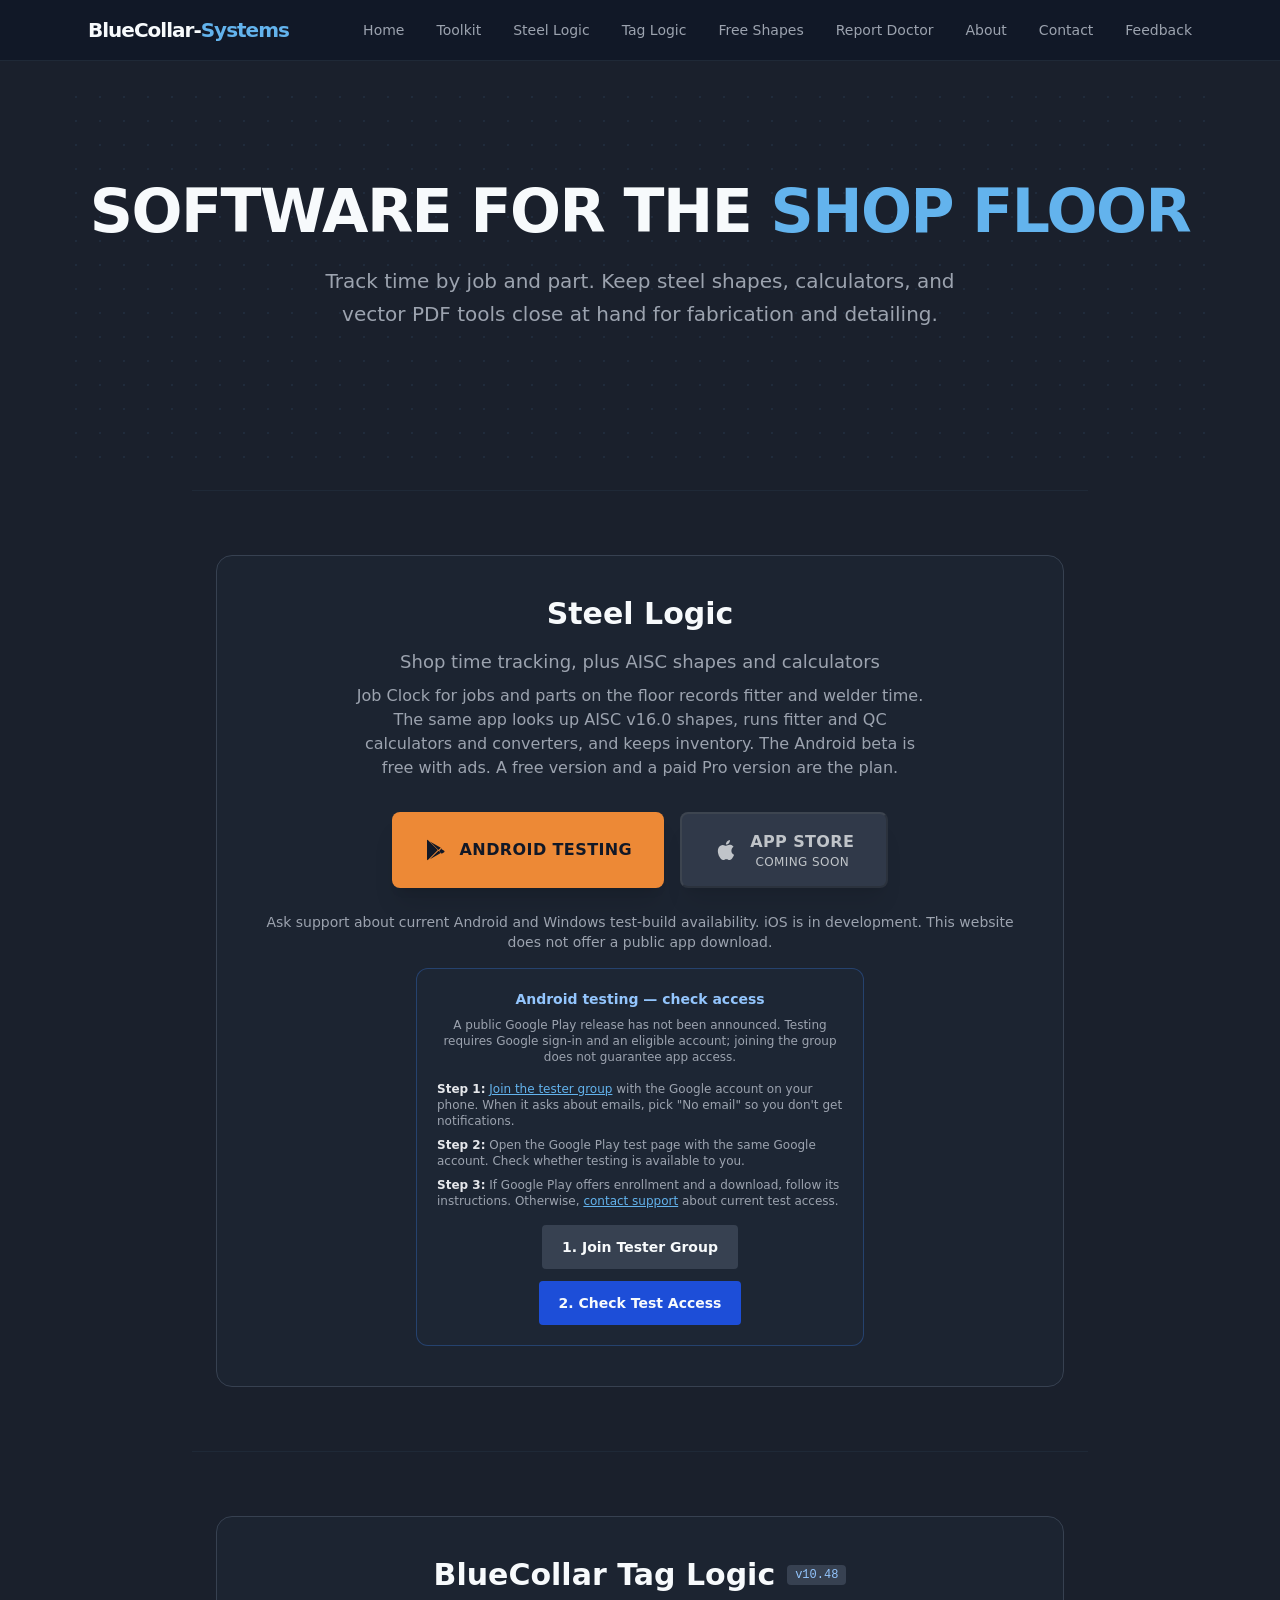
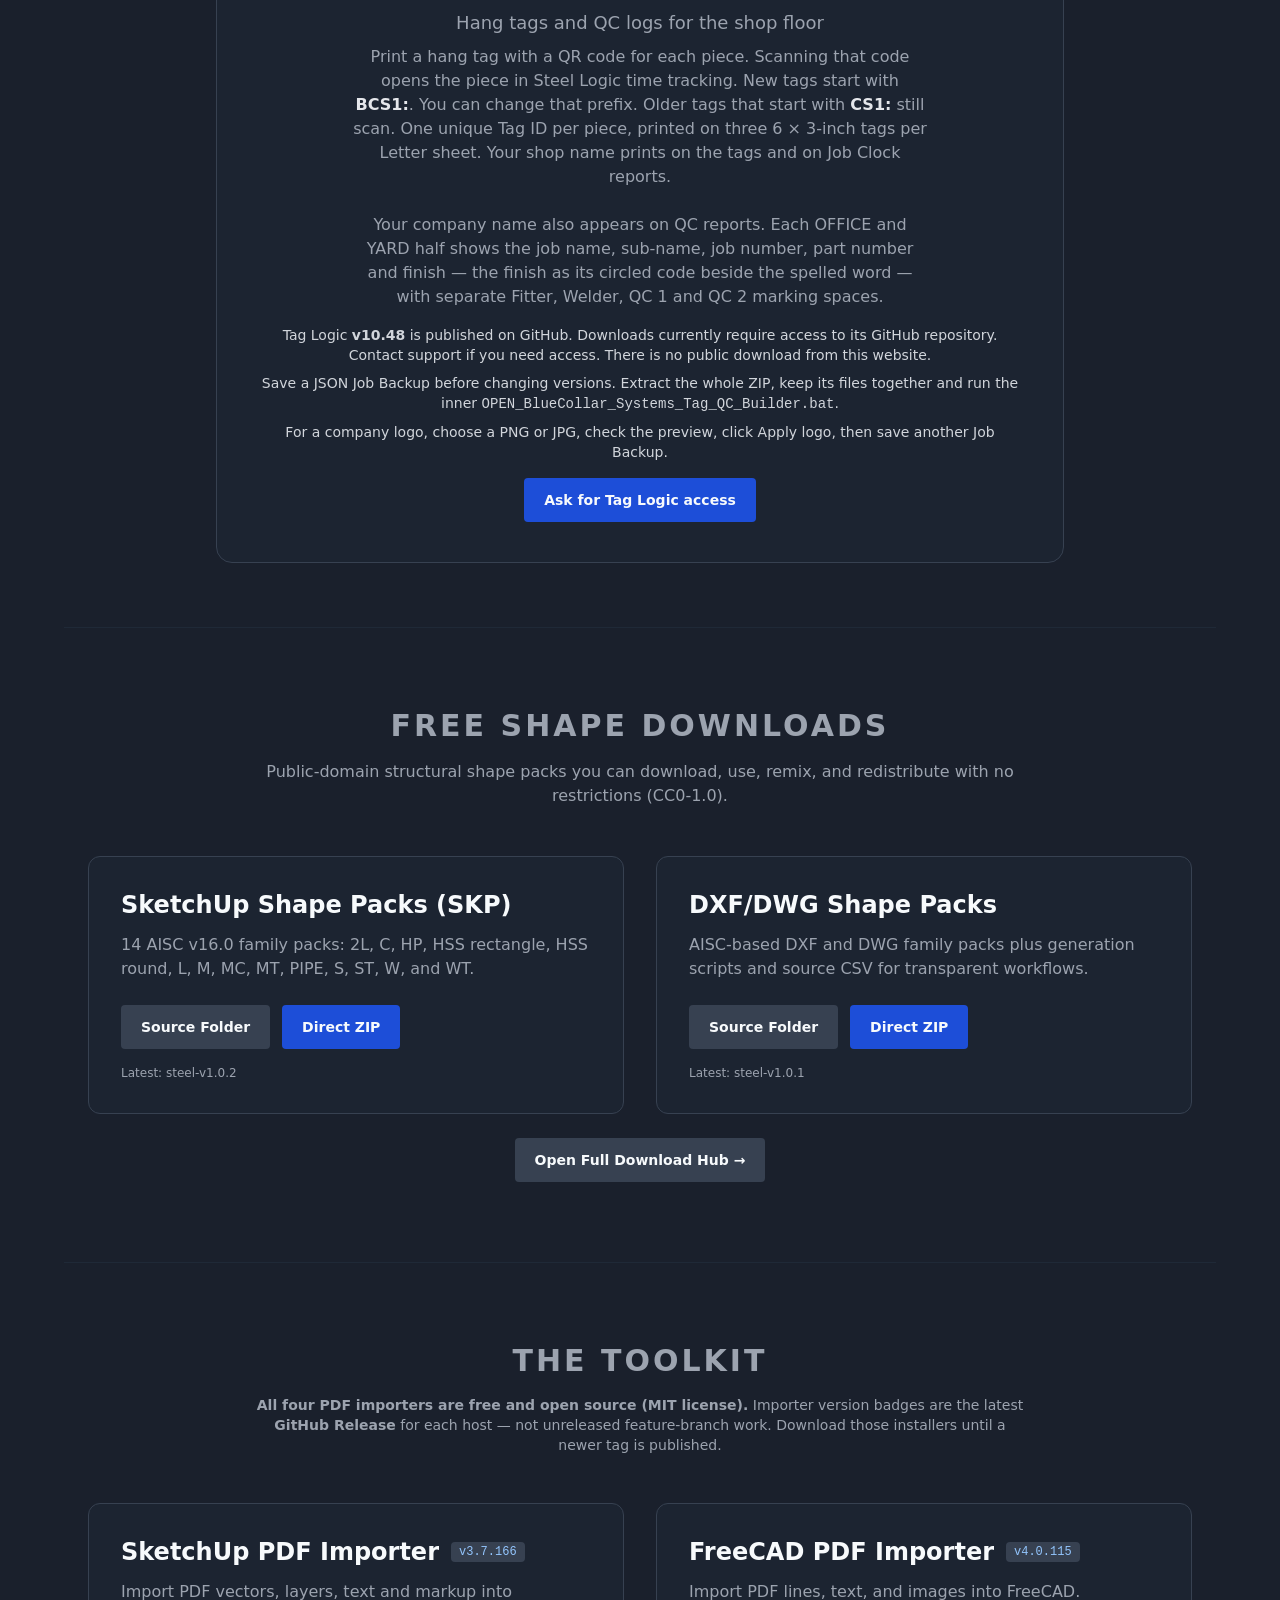
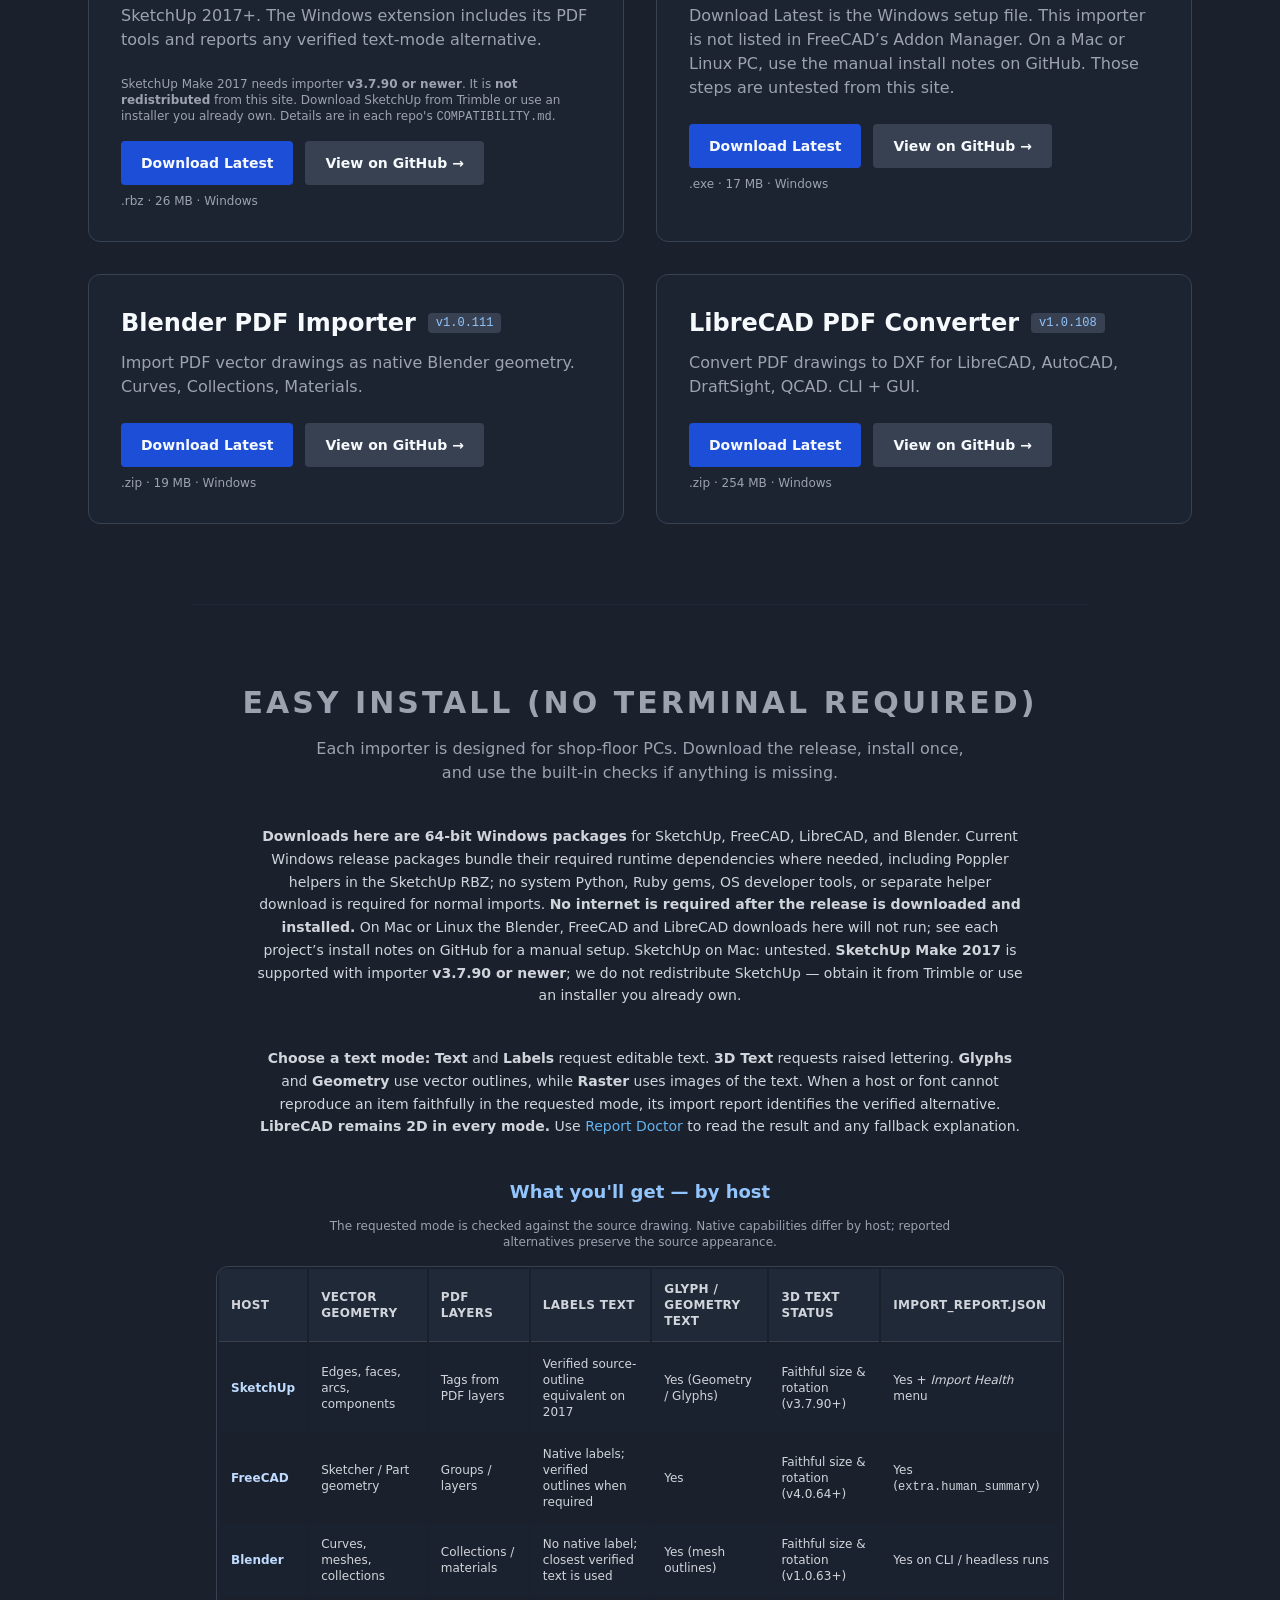
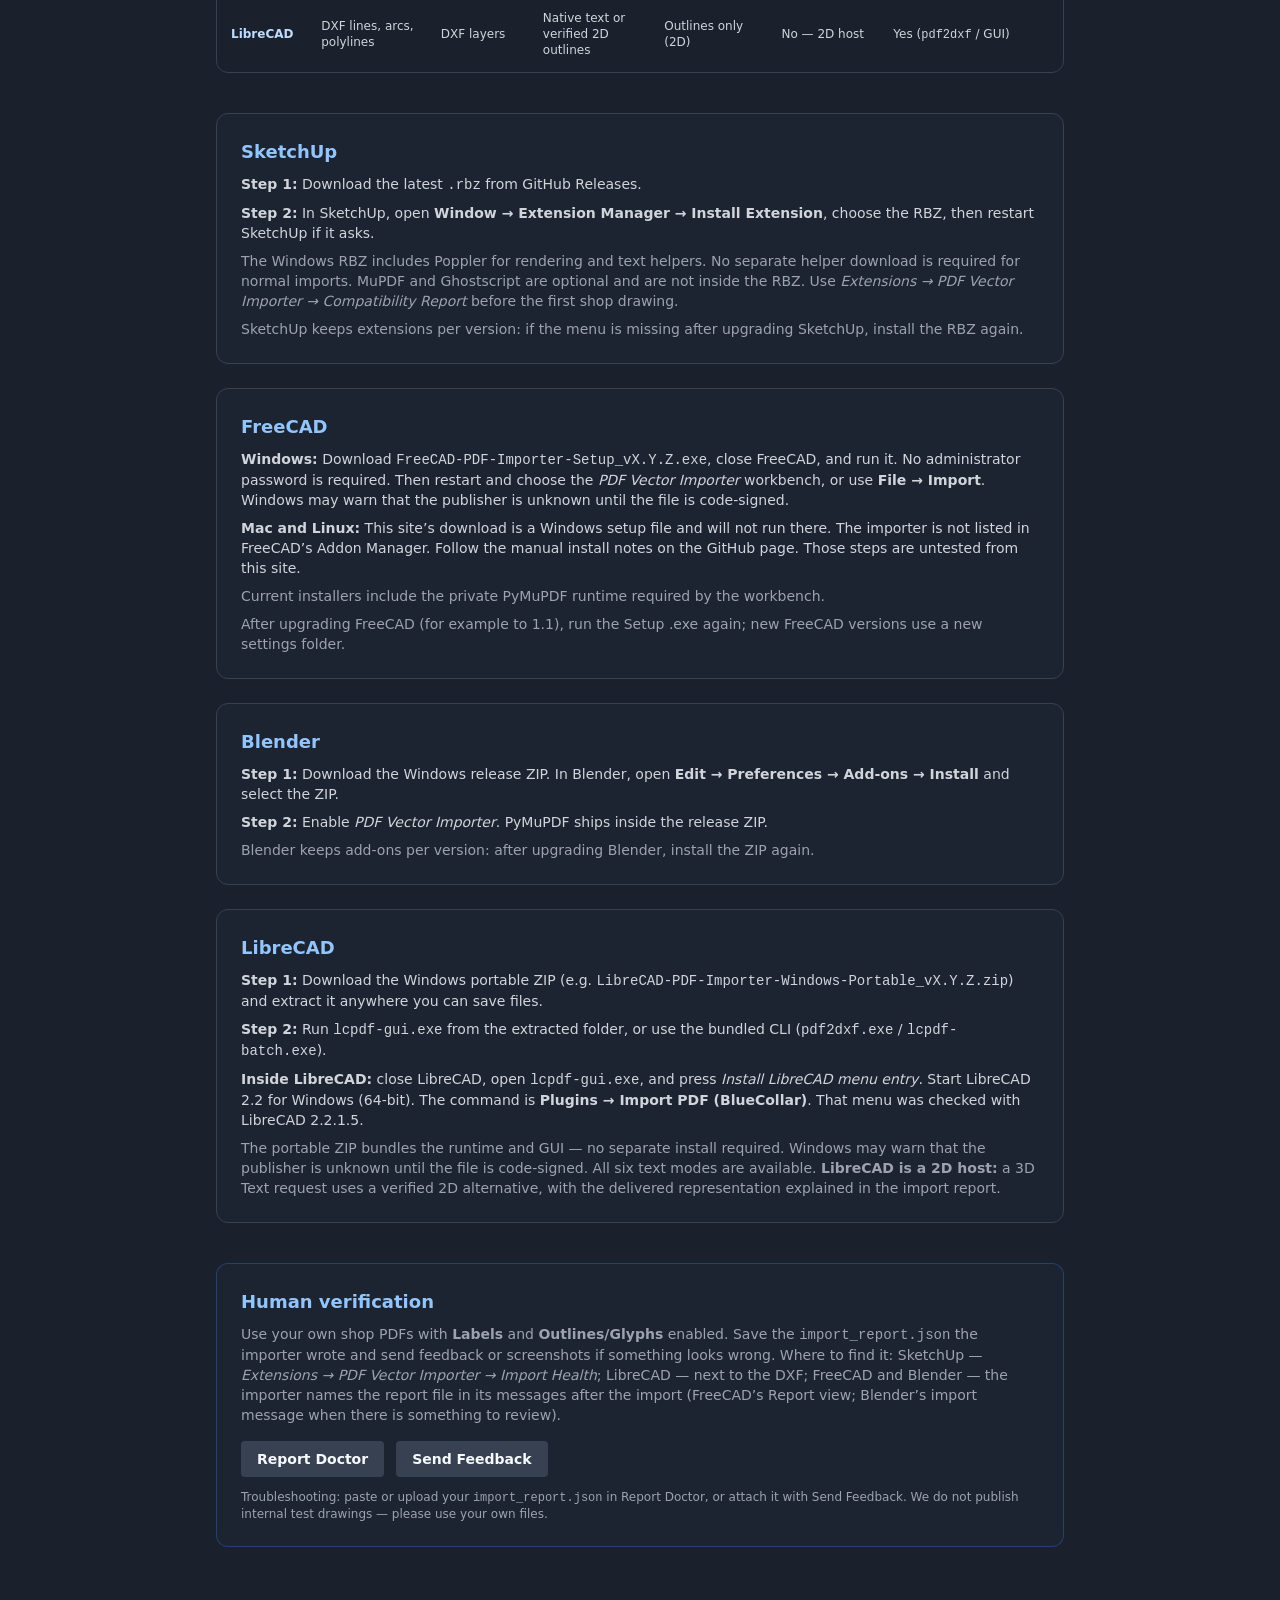
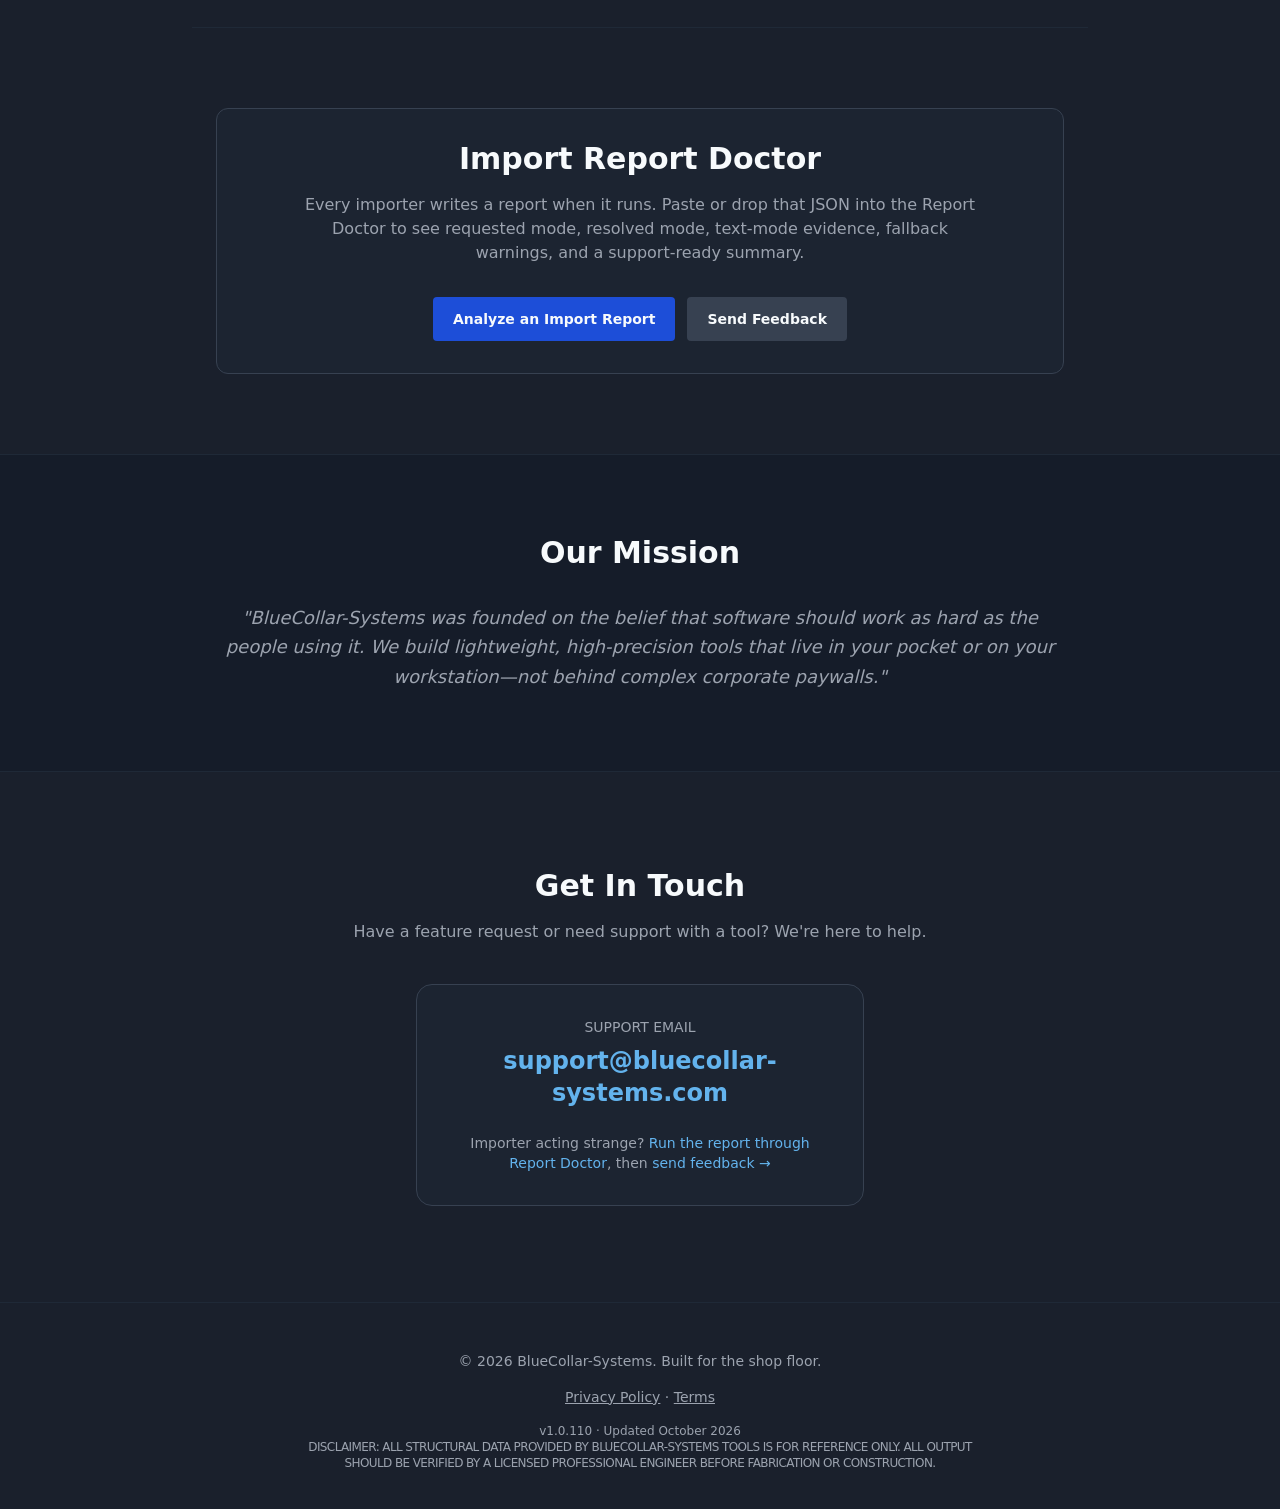
<file: index.html>
<!DOCTYPE html>
<html lang="en">
<head>
    <meta charset="UTF-8">
    <meta name="viewport" content="width=device-width, initial-scale=1.0">

    <title>BlueCollar-Systems | Professional Steel Tools & PDF Importers</title>
    <meta name="description" content="Free PDF importers for SketchUp, FreeCAD, Blender and LibreCAD, plus Steel Logic shop time tracking and steel tools for fabricators and detailers.">
    <meta name="keywords" content="Steel Shapes, AISC, Fabricator Tools, SketchUp PDF Importer, FreeCAD PDF Importer, Blender PDF Importer, LibreCAD PDF Converter, Steel Detailing Software">
    <meta name="theme-color" content="#1a202c">
    <link rel="canonical" href="https://bluecollar-systems.com/">

    <meta property="og:title" content="BlueCollar-Systems | Free PDF Importers and Shop Time Tracking">
    <meta property="og:description" content="Free PDF importers for SketchUp, FreeCAD, Blender and LibreCAD, plus Steel Logic shop time tracking and steel tools for fabricators and detailers.">
    <meta property="og:type" content="website">
    <meta property="og:url" content="https://bluecollar-systems.com/">
    <meta property="og:image" content="https://bluecollar-systems.com/og-image.png">
    <meta property="og:image:width" content="1200">
    <meta property="og:image:height" content="630">

    <meta name="twitter:card" content="summary_large_image">
    <meta name="twitter:title" content="BlueCollar-Systems | Free PDF Importers and Shop Time Tracking">
    <meta name="twitter:description" content="Free PDF importers for SketchUp, FreeCAD, Blender and LibreCAD, plus Steel Logic shop time tracking and steel tools for fabricators and detailers.">
    <meta name="twitter:image" content="https://bluecollar-systems.com/og-image.png">

    <meta name="robots" content="index, follow">
    <link rel="icon" href="/favicon.ico" sizes="any">
    <link rel="icon" href="/favicon.svg" type="image/svg+xml">

    <script type="application/ld+json">{"@context":"https://schema.org","@type":"Organization","name":"BlueCollar-Systems","url":"https://bluecollar-systems.com","description":"Free PDF importers for SketchUp, FreeCAD, Blender and LibreCAD, plus Steel Logic shop time tracking and steel tools for fabricators and detailers.","contactPoint":{"@type":"ContactPoint","email":"support@bluecollar-systems.com","contactType":"customer support"},"sameAs":["https://github.com/BlueCollar-Systems"]}</script>

    <link rel="stylesheet" href="/styles.css">
</head>
<body class="bg-industrial text-gray-100">

    <a href="#main-content" class="sr-only focus:not-sr-only focus:absolute focus:top-4 focus:left-4 focus:bg-blue-600 focus:text-white focus:px-4 focus:py-2 focus:rounded focus:z-50">Skip to content</a>

    <nav class="sticky top-0 bg-gray-900/90 backdrop-blur-md border-b border-gray-800 z-50" aria-label="Main navigation">
        <div class="max-w-6xl mx-auto px-6 py-4 flex justify-between items-center">
            <a href="/" class="font-bold text-xl tracking-tighter">BlueCollar-<span class="accent-steel">Systems</span></a>
            <button id="nav-toggle" class="md:hidden text-gray-300 hover:text-white focus:outline-none" aria-label="Toggle menu" aria-expanded="false" aria-controls="nav-menu">
                <svg class="w-7 h-7" fill="none" stroke="currentColor" stroke-width="2" viewBox="0 0 24 24"><path stroke-linecap="round" stroke-linejoin="round" d="M4 6h16M4 12h16M4 18h16"/></svg>
            </button>
            <div id="nav-menu" class="hidden md:flex gap-8 text-sm font-medium text-gray-400 max-md:absolute max-md:top-full max-md:left-0 max-md:right-0 max-md:bg-gray-900 max-md:border-b max-md:border-gray-800 max-md:flex-col max-md:px-6 max-md:py-4 max-md:gap-4">
                <a href="/" class="hover:text-white transition" aria-current="page">Home</a>
                <a href="#toolkit" class="hover:text-white transition">Toolkit</a>
                <a href="#steel-logic" class="hover:text-white transition">Steel Logic</a>
                <a href="#tag-qc" class="hover:text-white transition">Tag Logic</a>
                <a href="/shapes" class="hover:text-white transition">Free Shapes</a>
                <a href="/report-doctor" class="hover:text-white transition">Report Doctor</a>
                <a href="#about" class="hover:text-white transition">About</a>
                <a href="#contact" class="hover:text-white transition">Contact</a>
                <a href="/feedback" class="hover:text-white transition">Feedback</a>
            </div>
        </div>
    </nav>

    <main id="main-content">

    <header class="max-w-6xl mx-auto px-6 py-24 text-center bg-industrial-grid rounded-3xl my-6">
        <h1 class="text-4xl md:text-6xl font-extrabold mb-6 tracking-tight uppercase">Software for the <span class="accent-steel">Shop Floor</span></h1>
        <p class="text-xl text-gray-400 mb-10 max-w-2xl mx-auto leading-relaxed">
            Track time by job and part. Keep steel shapes, calculators, and vector PDF tools close at hand for fabrication and detailing.
        </p>
    </header>

    <!-- STEEL LOGIC APP -->
    <section id="steel-logic" class="max-w-4xl mx-auto px-6 py-16 border-t border-gray-800">
        <div class="bg-gray-800/50 p-10 rounded-2xl border border-gray-700 text-center card-technical">
            <h2 class="text-3xl font-bold mb-4">Steel Logic</h2>
            <p class="text-lg text-gray-400 mb-2">Shop time tracking, plus AISC shapes and calculators</p>
            <p class="text-gray-400 mb-8 max-w-xl mx-auto">Job Clock for jobs and parts on the floor records fitter and welder time. The same app looks up AISC v16.0 shapes, runs fitter and QC calculators and converters, and keeps inventory. The Android beta is free with ads. A free version and a paid Pro version are the plan.</p>
            <div class="flex flex-wrap justify-center gap-4 mb-6">
                <a href="#android-beta" class="btn-safety text-white font-bold py-4 px-8 rounded-lg shadow-xl transition text-base uppercase tracking-wide flex items-center gap-3 no-underline hover:opacity-90" title="View Android testing access information">
                    <svg class="w-6 h-6 fill-current" viewBox="0 0 24 24" aria-hidden="true"><path d="M3.609 1.814L13.792 12 3.61 22.186a.996.996 0 0 1-.61-.92V2.734a1 1 0 0 1 .609-.92zm10.89 10.893l2.302 2.302-10.937 6.333 8.635-8.635zm3.199-1.38l2.473 1.431a1 1 0 0 1 0 1.484l-2.473 1.431-2.552-2.552 2.552-2.794zM5.864 3.458L16.8 9.791l-2.302 2.302-8.634-8.635z"/></svg>
                    Android Testing
                </a>
                <button disabled aria-disabled="true" aria-label="App Store - Coming soon" class="bg-gray-700 font-bold py-4 px-8 rounded-lg shadow-xl transition text-base uppercase tracking-wide flex items-center gap-3 opacity-75 cursor-not-allowed" title="Coming soon to the App Store">
                    <svg class="w-6 h-6 fill-current" viewBox="0 0 24 24" aria-hidden="true"><path d="M18.71 19.5c-.83 1.24-1.71 2.45-3.05 2.47-1.34.03-1.77-.79-3.29-.79-1.53 0-2 .77-3.27.82-1.31.05-2.3-1.32-3.14-2.53C4.25 17 2.94 12.45 4.7 9.39c.87-1.52 2.43-2.48 4.12-2.51 1.28-.02 2.5.87 3.29.87.78 0 2.26-1.07 3.8-.91.65.03 2.47.26 3.64 1.98-.09.06-2.17 1.28-2.15 3.81.03 3.02 2.65 4.03 2.68 4.04-.03.07-.42 1.44-1.38 2.83M13 3.5c.73-.83 1.94-1.46 2.94-1.5.13 1.17-.34 2.35-1.04 3.19-.69.85-1.83 1.51-2.95 1.42-.15-1.15.41-2.35 1.05-3.11z"/></svg>
                    <span>App Store<span class="block text-xs font-medium">Coming soon</span></span>
                </button>
            </div>
            <p class="text-sm text-gray-400 mb-4">Ask support about current Android and Windows test-build availability. iOS is in development. This website does not offer a public app download.</p>
            <div id="android-beta" class="bg-gray-800/60 border border-blue-500/30 rounded-xl p-5 mt-2 max-w-md mx-auto">
                <p class="text-sm font-semibold text-blue-300 mb-2">Android testing — check access</p>
                <p class="text-xs text-gray-400 mb-4">A public Google Play release has not been announced. Testing requires Google sign-in and an eligible account; joining the group does not guarantee app access.</p>
                <div class="text-xs text-gray-400 mb-4 text-left space-y-2">
                    <p><strong class="text-gray-200">Step 1:</strong> <a href="https://groups.google.com/g/steellogic-beta-testers" target="_blank" rel="noopener" class="text-blue-400 underline">Join the tester group</a> with the Google account on your phone. When it asks about emails, pick "No email" so you don't get notifications.</p>
                    <p><strong class="text-gray-200">Step 2:</strong> Open the Google Play test page with the same Google account. Check whether testing is available to you.</p>
                    <p><strong class="text-gray-200">Step 3:</strong> If Google Play offers enrollment and a download, follow its instructions. Otherwise, <a href="mailto:support@bluecollar-systems.com" class="text-blue-400 underline">contact support</a> about current test access.</p>
                </div>
                <div class="flex flex-wrap gap-3 justify-center">
                    <a href="https://groups.google.com/g/steellogic-beta-testers" target="_blank" rel="noopener" class="inline-block bg-gray-700 hover:bg-gray-600 px-5 py-3 rounded font-semibold transition text-sm">1. Join Tester Group</a>
                    <a href="https://play.google.com/apps/testing/com.bluecollarsystems.steellogic" target="_blank" rel="noopener" class="inline-block bg-blue-700 hover:bg-blue-600 px-5 py-3 rounded font-semibold transition text-sm">2. Check Test Access</a>
                </div>
            </div>
        </div>
    </section>

    <!-- BLUECOLLAR TAG LOGIC -->
    <section id="tag-qc" class="max-w-4xl mx-auto px-6 py-16 border-t border-gray-800">
        <div class="bg-gray-800/50 p-10 rounded-2xl border border-gray-700 text-center">
            <div class="flex flex-wrap items-center justify-center gap-3 mb-4">
                <h2 class="text-3xl font-bold">BlueCollar Tag Logic</h2>
                <span class="text-xs font-mono bg-gray-700 text-blue-300 px-2 py-0.5 rounded">v10.48</span>
            </div>
            <p class="text-lg text-gray-400 mb-2">Hang tags and QC logs for the shop floor</p>
            <p class="text-gray-400 mb-6 max-w-xl mx-auto">Print a hang tag with a QR code for each piece. Scanning that code opens the piece in Steel Logic time tracking. New tags start with <strong class="text-gray-200">BCS1:</strong>. You can change that prefix. Older tags that start with <strong class="text-gray-200">CS1:</strong> still scan. One unique Tag ID per piece, printed on three 6 × 3-inch tags per Letter sheet. Your shop name prints on the tags and on Job Clock reports.</p>
            <p class="text-gray-400 mb-4 max-w-xl mx-auto">Your company name also appears on QC reports. Each OFFICE and YARD half shows the job name, sub-name, job number, part number and finish — the finish as its circled code beside the spelled word — with separate Fitter, Welder, QC 1 and QC 2 marking spaces.</p>
            <p class="text-sm text-gray-300 mt-2">Tag Logic <strong>v10.48</strong> is published on GitHub. Downloads currently require access to its GitHub repository. Contact support if you need access. There is no public download from this website.</p>
            <p class="text-sm text-gray-300 mt-2">Save a JSON Job Backup before changing versions. Extract the whole ZIP, keep its files together and run the inner <code class="break-all">OPEN_BlueCollar_Systems_Tag_QC_Builder.bat</code>.</p>
            <p class="text-sm text-gray-300 mt-2">For a company logo, choose a PNG or JPG, check the preview, click Apply logo, then save another Job Backup.</p>
            <a href="#contact" class="inline-block bg-blue-700 hover:bg-blue-600 px-5 py-3 rounded font-semibold transition text-sm mt-4">Ask for Tag Logic access</a>
        </div>
    </section>

    <!-- FREE SHAPE DOWNLOADS -->
    <section id="free-shapes" class="max-w-6xl mx-auto px-6 py-20 border-t border-gray-800">
        <h2 class="text-3xl font-bold mb-4 text-center uppercase tracking-widest text-gray-400">Free Shape Downloads</h2>
        <p class="text-center text-gray-400 mb-12 max-w-3xl mx-auto">
            Public-domain structural shape packs you can download, use, remix, and redistribute with no restrictions (CC0-1.0).
        </p>
        <div class="grid md:grid-cols-2 gap-8">
            <div class="bg-gray-800/50 p-8 rounded-xl border border-gray-700 hover:border-blue-400 transition group">
                <h3 class="text-2xl font-bold mb-3 group-hover:text-blue-400">SketchUp Shape Packs (SKP)</h3>
                <p class="text-gray-400 mb-6">14 AISC v16.0 family packs: 2L, C, HP, HSS rectangle, HSS round, L, M, MC, MT, PIPE, S, ST, W, and WT.</p>
                <div class="flex flex-wrap gap-3">
                    <a href="https://github.com/BlueCollar-Systems/PDF-Importer-SketchUp/tree/main/steel_shapes" target="_blank" rel="noopener" class="inline-block bg-gray-700 hover:bg-gray-600 px-5 py-3 rounded font-semibold transition text-sm">Source Folder</a>
                    <a href="https://github.com/BlueCollar-Systems/PDF-Importer-SketchUp/releases?q=steel-v" target="_blank" rel="noopener" class="inline-block bg-blue-700 hover:bg-blue-600 px-5 py-3 rounded font-semibold transition text-sm" data-repo-asset-link="BlueCollar-Systems/PDF-Importer-SketchUp" data-release-channel="steel" data-asset-name="Structural-Steel-SU-Shapes-latest.zip">Direct ZIP</a>
                </div>
                <p class="text-xs text-gray-500 mt-4" data-repo-version="BlueCollar-Systems/PDF-Importer-SketchUp" data-release-channel="steel">Latest: steel-v1.0.2</p>
            </div>
            <div class="bg-gray-800/50 p-8 rounded-xl border border-gray-700 hover:border-blue-400 transition group">
                <h3 class="text-2xl font-bold mb-3 group-hover:text-blue-400">DXF/DWG Shape Packs</h3>
                <p class="text-gray-400 mb-6">AISC-based DXF and DWG family packs plus generation scripts and source CSV for transparent workflows.</p>
                <div class="flex flex-wrap gap-3">
                    <a href="https://github.com/BlueCollar-Systems/PDF-Importer-FreeCAD/tree/main/steel_shapes" target="_blank" rel="noopener" class="inline-block bg-gray-700 hover:bg-gray-600 px-5 py-3 rounded font-semibold transition text-sm">Source Folder</a>
                    <a href="https://github.com/BlueCollar-Systems/PDF-Importer-FreeCAD/releases?q=steel-v" target="_blank" rel="noopener" class="inline-block bg-blue-700 hover:bg-blue-600 px-5 py-3 rounded font-semibold transition text-sm" data-repo-asset-link="BlueCollar-Systems/PDF-Importer-FreeCAD" data-release-channel="steel" data-asset-name="Structural-Steel-DXF-DWG-Shapes-latest.zip">Direct ZIP</a>
                </div>
                <p class="text-xs text-gray-500 mt-4" data-repo-version="BlueCollar-Systems/PDF-Importer-FreeCAD" data-release-channel="steel">Latest: steel-v1.0.1</p>
            </div>
        </div>
        <div class="text-center mt-6">
            <a href="/shapes" class="inline-block bg-gray-700 hover:bg-gray-600 px-5 py-3 rounded font-semibold transition text-sm">Open Full Download Hub &rarr;</a>
        </div>
    </section>

    <!-- TOOLKIT -->
    <section id="toolkit" class="max-w-6xl mx-auto px-6 py-20 border-t border-gray-800">
        <h2 class="text-3xl font-bold mb-4 text-center uppercase tracking-widest text-gray-400">The Toolkit</h2>
        <p class="text-center text-gray-400 mb-12 max-w-3xl mx-auto text-sm"><strong>All four PDF importers are free and open source (MIT license).</strong> Importer version badges are the latest <strong>GitHub Release</strong> for each host — not unreleased feature-branch work. Download those installers until a newer tag is published.</p>
        <div class="grid md:grid-cols-2 gap-8">
            <div class="bg-gray-800/50 p-8 rounded-xl border border-gray-700 hover:border-blue-400 transition group">
                <div class="flex items-center gap-3 mb-3">
                    <h3 class="text-2xl font-bold group-hover:text-blue-400">SketchUp PDF Importer</h3>
                    <span class="text-xs font-mono bg-gray-700 text-blue-300 px-2 py-0.5 rounded" data-repo-version="BlueCollar-Systems/PDF-Importer-SketchUp">v3.7.166</span>
                </div>
                <p class="text-gray-400 mb-6">Import PDF vectors, layers, text and markup into SketchUp 2017+. The Windows extension includes its PDF tools and reports any verified text-mode alternative.</p>
                <p class="text-xs text-gray-500 mb-4">SketchUp Make 2017 needs importer <strong>v3.7.90 or newer</strong>. It is <strong>not redistributed</strong> from this site. Download SketchUp from Trimble or use an installer you already own. Details are in each repo's <code>COMPATIBILITY.md</code>.</p>
                <div class="flex flex-wrap gap-3">
                    <a href="https://github.com/BlueCollar-Systems/PDF-Importer-SketchUp/releases/latest" target="_blank" rel="noopener" class="inline-block bg-blue-700 hover:bg-blue-600 px-5 py-3 rounded font-semibold transition text-sm" data-repo-asset-link="BlueCollar-Systems/PDF-Importer-SketchUp">Download Latest</a>
                    <a href="https://github.com/BlueCollar-Systems/PDF-Importer-SketchUp" target="_blank" rel="noopener" class="inline-block bg-gray-700 hover:bg-gray-600 px-5 py-3 rounded font-semibold transition text-sm" data-repo-release-link="BlueCollar-Systems/PDF-Importer-SketchUp">View on GitHub &rarr;</a>
                </div>
                <p class="text-xs text-gray-400 mt-2" data-repo-asset-info="BlueCollar-Systems/PDF-Importer-SketchUp">Windows package</p>
            </div>
            <div class="bg-gray-800/50 p-8 rounded-xl border border-gray-700 hover:border-blue-400 transition group">
                <div class="flex items-center gap-3 mb-3">
                    <h3 class="text-2xl font-bold group-hover:text-blue-400">FreeCAD PDF Importer</h3>
                    <span class="text-xs font-mono bg-gray-700 text-blue-300 px-2 py-0.5 rounded" data-repo-version="BlueCollar-Systems/PDF-Importer-FreeCAD">v4.0.115</span>
                </div>
                <p class="text-gray-400 mb-6">Import PDF lines, text, and images into FreeCAD. Download Latest is the Windows setup file. This importer is not listed in FreeCAD’s Addon Manager. On a Mac or Linux PC, use the manual install notes on GitHub. Those steps are untested from this site.</p>
                <div class="flex flex-wrap gap-3">
                    <a href="https://github.com/BlueCollar-Systems/PDF-Importer-FreeCAD/releases/latest" target="_blank" rel="noopener" class="inline-block bg-blue-700 hover:bg-blue-600 px-5 py-3 rounded font-semibold transition text-sm" data-repo-asset-link="BlueCollar-Systems/PDF-Importer-FreeCAD">Download Latest</a>
                    <a href="https://github.com/BlueCollar-Systems/PDF-Importer-FreeCAD" target="_blank" rel="noopener" class="inline-block bg-gray-700 hover:bg-gray-600 px-5 py-3 rounded font-semibold transition text-sm" data-repo-release-link="BlueCollar-Systems/PDF-Importer-FreeCAD">View on GitHub &rarr;</a>
                </div>
                <p class="text-xs text-gray-400 mt-2" data-repo-asset-info="BlueCollar-Systems/PDF-Importer-FreeCAD">Windows package</p>
            </div>
            <div class="bg-gray-800/50 p-8 rounded-xl border border-gray-700 hover:border-blue-400 transition group">
                <div class="flex items-center gap-3 mb-3">
                    <h3 class="text-2xl font-bold group-hover:text-blue-400">Blender PDF Importer</h3>
                    <span class="text-xs font-mono bg-gray-700 text-blue-300 px-2 py-0.5 rounded" data-repo-version="BlueCollar-Systems/PDF-Importer-Blender">v1.0.111</span>
                </div>
                <p class="text-gray-400 mb-6">Import PDF vector drawings as native Blender geometry. Curves, Collections, Materials.</p>
                <div class="flex flex-wrap gap-3">
                    <a href="https://github.com/BlueCollar-Systems/PDF-Importer-Blender/releases/latest" target="_blank" rel="noopener" class="inline-block bg-blue-700 hover:bg-blue-600 px-5 py-3 rounded font-semibold transition text-sm" data-repo-asset-link="BlueCollar-Systems/PDF-Importer-Blender">Download Latest</a>
                    <a href="https://github.com/BlueCollar-Systems/PDF-Importer-Blender" target="_blank" rel="noopener" class="inline-block bg-gray-700 hover:bg-gray-600 px-5 py-3 rounded font-semibold transition text-sm" data-repo-release-link="BlueCollar-Systems/PDF-Importer-Blender">View on GitHub &rarr;</a>
                </div>
                <p class="text-xs text-gray-400 mt-2" data-repo-asset-info="BlueCollar-Systems/PDF-Importer-Blender">Windows package</p>
            </div>
            <div class="bg-gray-800/50 p-8 rounded-xl border border-gray-700 hover:border-blue-400 transition group">
                <div class="flex items-center gap-3 mb-3">
                    <h3 class="text-2xl font-bold group-hover:text-blue-400">LibreCAD PDF Converter</h3>
                    <span class="text-xs font-mono bg-gray-700 text-blue-300 px-2 py-0.5 rounded" data-repo-version="BlueCollar-Systems/PDF-Importer-LibreCAD">v1.0.108</span>
                </div>
                <p class="text-gray-400 mb-6">Convert PDF drawings to DXF for LibreCAD, AutoCAD, DraftSight, QCAD. CLI + GUI.</p>
                <div class="flex flex-wrap gap-3">
                    <a href="https://github.com/BlueCollar-Systems/PDF-Importer-LibreCAD/releases/latest" target="_blank" rel="noopener" class="inline-block bg-blue-700 hover:bg-blue-600 px-5 py-3 rounded font-semibold transition text-sm" data-repo-asset-link="BlueCollar-Systems/PDF-Importer-LibreCAD">Download Latest</a>
                    <a href="https://github.com/BlueCollar-Systems/PDF-Importer-LibreCAD" target="_blank" rel="noopener" class="inline-block bg-gray-700 hover:bg-gray-600 px-5 py-3 rounded font-semibold transition text-sm" data-repo-release-link="BlueCollar-Systems/PDF-Importer-LibreCAD">View on GitHub &rarr;</a>
                </div>
                <p class="text-xs text-gray-400 mt-2" data-repo-asset-info="BlueCollar-Systems/PDF-Importer-LibreCAD">Windows package</p>
            </div>
        </div>
    </section>

    <!-- EASY INSTALL -->
    <section id="install-help" class="max-w-4xl mx-auto px-6 py-20 border-t border-gray-800">
        <h2 class="text-3xl font-bold mb-4 text-center uppercase tracking-widest text-gray-400">Easy Install (No Terminal Required)</h2>
        <p class="text-center text-gray-400 mb-10 max-w-2xl mx-auto">Each importer is designed for shop-floor PCs. Download the release, install once, and use the built-in checks if anything is missing.</p>
        <p class="text-center text-gray-300 mb-10 max-w-3xl mx-auto text-sm leading-relaxed"><strong>Downloads here are 64-bit Windows packages</strong> for SketchUp, FreeCAD, LibreCAD, and Blender. Current Windows release packages bundle their required runtime dependencies where needed, including Poppler helpers in the SketchUp RBZ; no system Python, Ruby gems, OS developer tools, or separate helper download is required for normal imports. <strong>No internet is required after the release is downloaded and installed.</strong> On Mac or Linux the Blender, FreeCAD and LibreCAD downloads here will not run; see each project&rsquo;s install notes on GitHub for a manual setup. SketchUp on Mac: untested. <strong>SketchUp Make 2017</strong> is supported with importer <strong>v3.7.90 or newer</strong>; we do not redistribute SketchUp — obtain it from Trimble or use an installer you already own.</p>
        <p class="text-center text-gray-300 mb-10 max-w-3xl mx-auto text-sm leading-relaxed"><strong>Choose a text mode:</strong> <strong>Text</strong> and <strong>Labels</strong> request editable text. <strong>3D Text</strong> requests raised lettering. <strong>Glyphs</strong> and <strong>Geometry</strong> use vector outlines, while <strong>Raster</strong> uses images of the text. When a host or font cannot reproduce an item faithfully in the requested mode, its import report identifies the verified alternative. <strong>LibreCAD remains 2D in every mode.</strong> Use <a href="/report-doctor" class="text-blue-400 hover:underline">Report Doctor</a> to read the result and any fallback explanation.</p>

        <div class="overflow-x-auto mb-10">
            <h3 class="text-lg font-bold text-blue-300 mb-3 text-center">What you'll get — by host</h3>
            <p class="text-center text-gray-400 mb-4 text-xs max-w-2xl mx-auto">The requested mode is checked against the source drawing. Native capabilities differ by host; reported alternatives preserve the source appearance.</p>
            <table class="w-full text-left text-xs border border-gray-700 rounded-xl overflow-hidden">
                <thead class="bg-gray-800 text-gray-300 uppercase tracking-wide">
                    <tr>
                        <th class="p-3 border-b border-gray-700">Host</th>
                        <th class="p-3 border-b border-gray-700">Vector geometry</th>
                        <th class="p-3 border-b border-gray-700">PDF layers</th>
                        <th class="p-3 border-b border-gray-700">Labels text</th>
                        <th class="p-3 border-b border-gray-700">Glyph / geometry text</th>
                        <th class="p-3 border-b border-gray-700">3D text status</th>
                        <th class="p-3 border-b border-gray-700">import_report.json</th>
                    </tr>
                </thead>
                <tbody class="text-gray-300 divide-y divide-gray-700">
                    <tr class="bg-gray-800/30">
                        <td class="p-3 font-semibold text-blue-200">SketchUp</td>
                        <td class="p-3">Edges, faces, arcs, components</td>
                        <td class="p-3">Tags from PDF layers</td>
                        <td class="p-3">Verified source-outline equivalent on 2017</td>
                        <td class="p-3">Yes (Geometry / Glyphs)</td>
                        <td class="p-3">Faithful size &amp; rotation (v3.7.90+)</td>
                        <td class="p-3">Yes + <em>Import Health</em> menu</td>
                    </tr>
                    <tr>
                        <td class="p-3 font-semibold text-blue-200">FreeCAD</td>
                        <td class="p-3">Sketcher / Part geometry</td>
                        <td class="p-3">Groups / layers</td>
                        <td class="p-3">Native labels; verified outlines when required</td>
                        <td class="p-3">Yes</td>
                        <td class="p-3">Faithful size &amp; rotation (v4.0.64+)</td>
                        <td class="p-3">Yes (<code>extra.human_summary</code>)</td>
                    </tr>
                    <tr class="bg-gray-800/30">
                        <td class="p-3 font-semibold text-blue-200">Blender</td>
                        <td class="p-3">Curves, meshes, collections</td>
                        <td class="p-3">Collections / materials</td>
                        <td class="p-3">No native label; closest verified text is used</td>
                        <td class="p-3">Yes (mesh outlines)</td>
                        <td class="p-3">Faithful size &amp; rotation (v1.0.63+)</td>
                        <td class="p-3">Yes on CLI / headless runs</td>
                    </tr>
                    <tr>
                        <td class="p-3 font-semibold text-blue-200">LibreCAD</td>
                        <td class="p-3">DXF lines, arcs, polylines</td>
                        <td class="p-3">DXF layers</td>
                        <td class="p-3">Native text or verified 2D outlines</td>
                        <td class="p-3">Outlines only (2D)</td>
                        <td class="p-3">No — 2D host</td>
                        <td class="p-3">Yes (<code>pdf2dxf</code> / GUI)</td>
                    </tr>
                </tbody>
            </table>
        </div>

        <div class="space-y-6 text-sm text-gray-300">
            <div class="bg-gray-800/50 p-6 rounded-xl border border-gray-700">
                <h3 class="text-lg font-bold text-blue-300 mb-2">SketchUp</h3>
                <p><strong>Step 1:</strong> Download the latest <code>.rbz</code> from GitHub Releases.</p>
                <p class="mt-2"><strong>Step 2:</strong> In SketchUp, open <strong>Window → Extension Manager → Install Extension</strong>, choose the RBZ, then restart SketchUp if it asks.</p>
                <p class="mt-2 text-gray-400">The Windows RBZ includes Poppler for rendering and text helpers. No separate helper download is required for normal imports. MuPDF and Ghostscript are optional and are not inside the RBZ. Use <em>Extensions → PDF Vector Importer → Compatibility Report</em> before the first shop drawing.</p>
                <p class="mt-2 text-gray-400">SketchUp keeps extensions per version: if the menu is missing after upgrading SketchUp, install the RBZ again.</p>
            </div>
            <div class="bg-gray-800/50 p-6 rounded-xl border border-gray-700">
                <h3 class="text-lg font-bold text-blue-300 mb-2">FreeCAD</h3>
                <p><strong>Windows:</strong> Download <code>FreeCAD-PDF-Importer-Setup_vX.Y.Z.exe</code>, close FreeCAD, and run it. No administrator password is required. Then restart and choose the <em>PDF Vector Importer</em> workbench, or use <strong>File → Import</strong>. Windows may warn that the publisher is unknown until the file is code-signed.</p>
                <p class="mt-2"><strong>Mac and Linux:</strong> This site’s download is a Windows setup file and will not run there. The importer is not listed in FreeCAD’s Addon Manager. Follow the manual install notes on the GitHub page. Those steps are untested from this site.</p>
                <p class="mt-2 text-gray-400">Current installers include the private PyMuPDF runtime required by the workbench.</p>
                <p class="mt-2 text-gray-400">After upgrading FreeCAD (for example to 1.1), run the Setup .exe again; new FreeCAD versions use a new settings folder.</p>
            </div>
            <div class="bg-gray-800/50 p-6 rounded-xl border border-gray-700">
                <h3 class="text-lg font-bold text-blue-300 mb-2">Blender</h3>
                <p><strong>Step 1:</strong> Download the Windows release ZIP. In Blender, open <strong>Edit → Preferences → Add-ons → Install</strong> and select the ZIP.</p>
                <p class="mt-2"><strong>Step 2:</strong> Enable <em>PDF Vector Importer</em>. PyMuPDF ships inside the release ZIP.</p>
                <p class="mt-2 text-gray-400">Blender keeps add-ons per version: after upgrading Blender, install the ZIP again.</p>
            </div>
            <div class="bg-gray-800/50 p-6 rounded-xl border border-gray-700">
                <h3 class="text-lg font-bold text-blue-300 mb-2">LibreCAD</h3>
                <p><strong>Step 1:</strong> Download the Windows portable ZIP (e.g. <code>LibreCAD-PDF-Importer-Windows-Portable_vX.Y.Z.zip</code>) and extract it anywhere you can save files.</p>
                <p class="mt-2"><strong>Step 2:</strong> Run <code>lcpdf-gui.exe</code> from the extracted folder, or use the bundled CLI (<code>pdf2dxf.exe</code> / <code>lcpdf-batch.exe</code>).</p>
                <p class="mt-2"><strong>Inside LibreCAD:</strong> close LibreCAD, open <code>lcpdf-gui.exe</code>, and press <em>Install LibreCAD menu entry</em>. Start LibreCAD 2.2 for Windows (64-bit). The command is <strong>Plugins → Import PDF (BlueCollar)</strong>. That menu was checked with LibreCAD 2.2.1.5.</p>
                <p class="mt-2 text-gray-400">The portable ZIP bundles the runtime and GUI — no separate install required. Windows may warn that the publisher is unknown until the file is code-signed. All six text modes are available. <strong>LibreCAD is a 2D host:</strong> a 3D Text request uses a verified 2D alternative, with the delivered representation explained in the import report.</p>
            </div>
        </div>

        <div class="bg-gray-800/50 p-6 rounded-xl border border-blue-500/30 mt-10 text-left">
            <h3 class="text-lg font-bold text-blue-300 mb-2">Human verification</h3>
            <p class="text-gray-400 text-sm mb-4">Use your own shop PDFs with <strong>Labels</strong> and <strong>Outlines/Glyphs</strong> enabled. Save the <code>import_report.json</code> the importer wrote and send feedback or screenshots if something looks wrong. Where to find it: SketchUp &mdash; <em>Extensions → PDF Vector Importer → Import Health</em>; LibreCAD &mdash; next to the DXF; FreeCAD and Blender &mdash; the importer names the report file in its messages after the import (FreeCAD&rsquo;s Report view; Blender&rsquo;s import message when there is something to review).</p>
            <div class="flex flex-wrap gap-3">
                <a href="/report-doctor" class="inline-block bg-gray-700 hover:bg-gray-600 px-4 py-2 rounded font-semibold transition text-sm">Report Doctor</a>
                <a href="/feedback" class="inline-block bg-gray-700 hover:bg-gray-600 px-4 py-2 rounded font-semibold transition text-sm">Send Feedback</a>
            </div>
            <p class="text-xs text-gray-500 mt-3">Troubleshooting: paste or upload your <code>import_report.json</code> in Report Doctor, or attach it with Send Feedback. We do not publish internal test drawings — please use your own files.</p>
        </div>
    </section>
    <section id="report-doctor" class="max-w-4xl mx-auto px-6 py-20 border-t border-gray-800">
        <div class="bg-gray-800/50 p-8 rounded-xl border border-gray-700 text-center">
            <h2 class="text-3xl font-bold mb-4">Import Report Doctor</h2>
            <p class="text-gray-400 mb-8 max-w-2xl mx-auto">
                Every importer writes a report when it runs. Paste or drop that JSON into the Report Doctor to see requested mode, resolved mode, text-mode evidence, fallback warnings, and a support-ready summary.
            </p>
            <div class="flex flex-wrap justify-center gap-3">
                <a href="/report-doctor" class="inline-block bg-blue-700 hover:bg-blue-600 px-5 py-3 rounded font-semibold transition text-sm">Analyze an Import Report</a>
                <a href="/feedback" class="inline-block bg-gray-700 hover:bg-gray-600 px-5 py-3 rounded font-semibold transition text-sm">Send Feedback</a>
            </div>
        </div>
    </section>

    <!-- ABOUT -->
    <section id="about" class="bg-gray-900/50 py-20 border-y border-gray-800">
        <div class="max-w-4xl mx-auto px-6 text-center">
            <h2 class="text-3xl font-bold mb-8">Our Mission</h2>
            <p class="text-lg text-gray-400 leading-relaxed italic">
                "BlueCollar-Systems was founded on the belief that software should work as hard as the people using it. We build lightweight, high-precision tools that live in your pocket or on your workstation&mdash;not behind complex corporate paywalls."
            </p>
        </div>
    </section>

    <!-- OPTIONAL SUPPORT: shown only when public profile URLs are configured. -->
    <section id="support-projects" class="max-w-4xl mx-auto px-6 py-20 text-center border-b border-gray-800" aria-labelledby="support-heading" hidden>
        <h2 id="support-heading" class="text-3xl font-bold mb-4">Support These Tools</h2>
        <p class="text-gray-400 mb-8 max-w-2xl mx-auto">If these tools make your work easier, an optional contribution helps fund development and testing. The PDF importers remain free to use.</p>
        <div id="support-links" class="flex flex-wrap justify-center gap-3"></div>
    </section>

    <!-- CONTACT -->
    <section id="contact" class="max-w-4xl mx-auto px-6 py-24 text-center">
        <h2 class="text-3xl font-bold mb-4">Get In Touch</h2>
        <p class="text-gray-400 mb-10">Have a feature request or need support with a tool? We're here to help.</p>
        <div class="bg-gray-800/50 p-8 rounded-2xl border border-gray-700 inline-block w-full max-w-md">
            <p class="text-sm text-gray-400 uppercase mb-2">Support Email</p>
            <a href="mailto:support@bluecollar-systems.com" class="text-2xl font-bold text-blue-400 hover:underline">
                support@bluecollar-systems.com
            </a>
            <p class="mt-6 text-gray-400 text-sm">Importer acting strange? <a href="/report-doctor" class="text-blue-400 hover:underline">Run the report through Report Doctor</a>, then <a href="/feedback" class="text-blue-400 hover:underline">send feedback &rarr;</a></p>
        </div>
    </section>

    </main>

    <footer class="text-center py-12 border-t border-gray-800 text-gray-400 text-sm px-6">
        <p class="mb-4">&copy; <span id="copyright-year"></span> BlueCollar-Systems. Built for the shop floor.</p>
        <p class="mb-4"><a href="/privacy" class="hover:text-white underline">Privacy Policy</a> · <a href="/terms" class="hover:text-white underline">Terms</a></p>
        <p class="text-xs text-gray-400 mt-2 footer-version">v1.0.110 <span class="text-gray-400">&middot; Updated October 2026</span></p>
        <p class="max-w-2xl mx-auto text-xs uppercase tracking-tighter text-gray-400">
            Disclaimer: All structural data provided by BlueCollar-Systems tools is for reference only.
            All output should be verified by a licensed professional engineer before fabrication or construction.
        </p>
    </footer>

<script src="/nav.js"></script>
<script src="/support-links.js"></script>
</body>
</html>
</file>
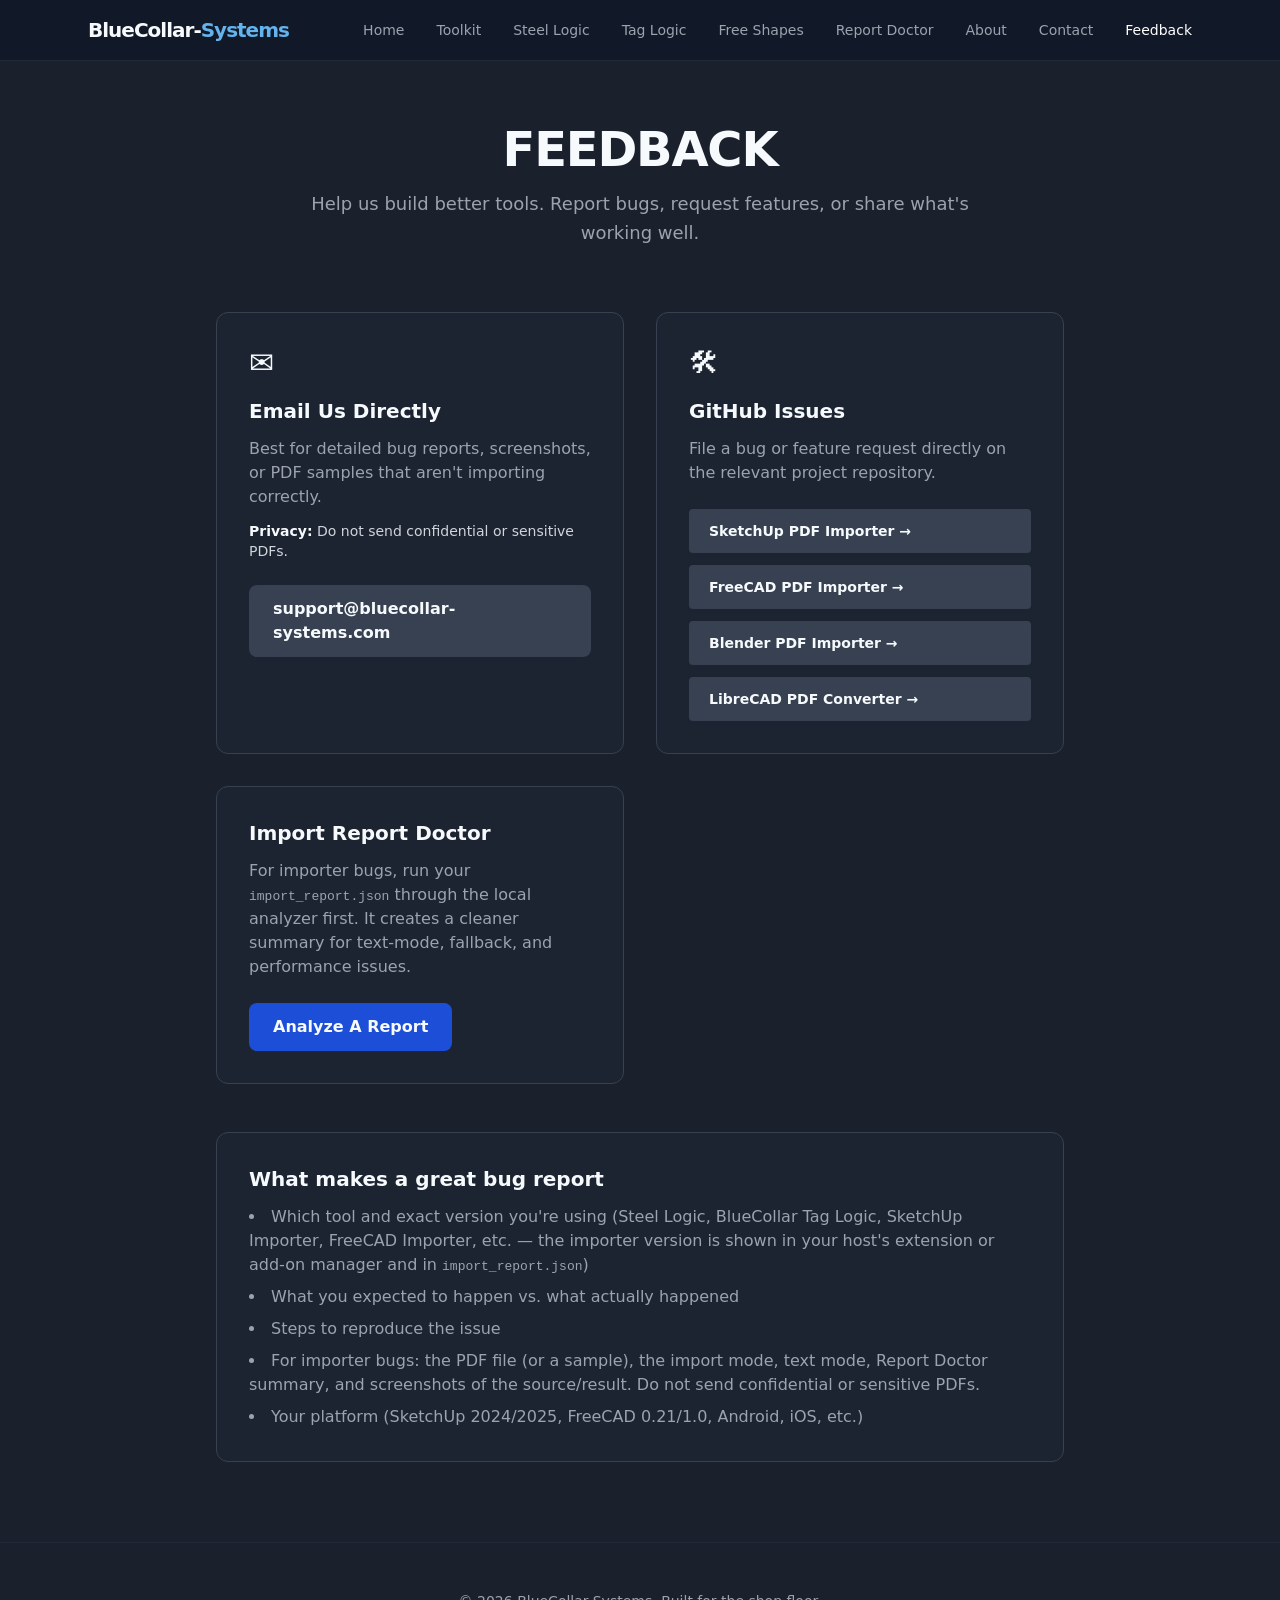
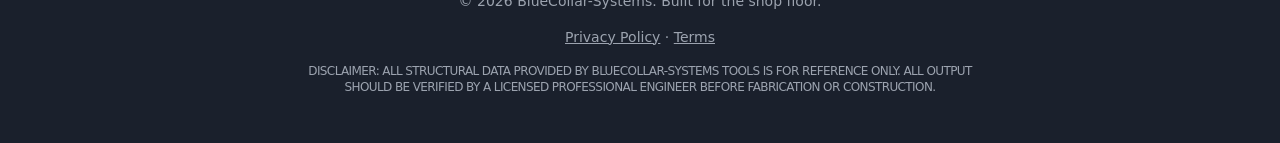
<file: feedback.html>
<!DOCTYPE html>
<html lang="en">
<head>
    <meta charset="UTF-8">
    <meta name="viewport" content="width=device-width, initial-scale=1.0">

    <title>Feedback | BlueCollar-Systems</title>
    <meta name="description" content="Share feedback, report bugs, or request features for Steel Logic, BlueCollar Tag Logic, and the SketchUp, FreeCAD, Blender and LibreCAD PDF importers.">
    <meta name="theme-color" content="#1a202c">
    <link rel="canonical" href="https://bluecollar-systems.com/feedback">

    <meta property="og:title" content="Feedback | BlueCollar-Systems">
    <meta property="og:description" content="Share feedback or report issues with BlueCollar-Systems tools.">
    <meta property="og:type" content="website">
    <meta property="og:url" content="https://bluecollar-systems.com/feedback">
    <meta property="og:image" content="https://bluecollar-systems.com/og-image.png">
    <meta property="og:image:width" content="1200">
    <meta property="og:image:height" content="630">

    <meta name="twitter:card" content="summary_large_image">
    <meta name="twitter:title" content="Feedback | BlueCollar-Systems">
    <meta name="twitter:description" content="Share feedback or report issues with BlueCollar-Systems tools.">
    <meta name="twitter:image" content="https://bluecollar-systems.com/og-image.png">

    <meta name="robots" content="index, follow">
    <link rel="icon" href="/favicon.ico" sizes="any">
    <link rel="icon" href="/favicon.svg" type="image/svg+xml">

    <link rel="stylesheet" href="/styles.css">
</head>
<body class="bg-industrial text-gray-100">

    <a href="#main-content" class="sr-only focus:not-sr-only focus:absolute focus:top-4 focus:left-4 focus:bg-blue-600 focus:text-white focus:px-4 focus:py-2 focus:rounded focus:z-50">Skip to content</a>

    <nav class="sticky top-0 bg-gray-900/90 backdrop-blur-md border-b border-gray-800 z-50" aria-label="Main navigation">
        <div class="max-w-6xl mx-auto px-6 py-4 flex justify-between items-center">
            <a href="/" class="font-bold text-xl tracking-tighter">BlueCollar-<span class="accent-steel">Systems</span></a>
            <button id="nav-toggle" class="md:hidden text-gray-300 hover:text-white focus:outline-none" aria-label="Toggle menu" aria-expanded="false" aria-controls="nav-menu">
                <svg class="w-7 h-7" fill="none" stroke="currentColor" stroke-width="2" viewBox="0 0 24 24"><path stroke-linecap="round" stroke-linejoin="round" d="M4 6h16M4 12h16M4 18h16"/></svg>
            </button>
            <div id="nav-menu" class="hidden md:flex gap-8 text-sm font-medium text-gray-400 max-md:absolute max-md:top-full max-md:left-0 max-md:right-0 max-md:bg-gray-900 max-md:border-b max-md:border-gray-800 max-md:flex-col max-md:px-6 max-md:py-4 max-md:gap-4">
                <a href="/" class="hover:text-white transition">Home</a>
                <a href="/#toolkit" class="hover:text-white transition">Toolkit</a>
                <a href="/#steel-logic" class="hover:text-white transition">Steel Logic</a>
                <a href="/#tag-qc" class="hover:text-white transition">Tag Logic</a>
                <a href="/shapes" class="hover:text-white transition">Free Shapes</a>
                <a href="/report-doctor" class="hover:text-white transition">Report Doctor</a>
                <a href="/#about" class="hover:text-white transition">About</a>
                <a href="/#contact" class="hover:text-white transition">Contact</a>
                <a href="/feedback" class="hover:text-white transition text-white" aria-current="page">Feedback</a>
            </div>
        </div>
    </nav>

    <main id="main-content">

    <header class="max-w-4xl mx-auto px-6 py-16 text-center">
        <h1 class="text-4xl md:text-5xl font-extrabold mb-4 tracking-tight uppercase">Feedback</h1>
        <p class="text-lg text-gray-400 max-w-2xl mx-auto leading-relaxed">
            Help us build better tools. Report bugs, request features, or share what's working well.
        </p>
    </header>

    <section class="max-w-4xl mx-auto px-6 pb-20">
        <div class="grid md:grid-cols-2 gap-8 mb-12">

            <div class="bg-gray-800/50 p-8 rounded-xl border border-gray-700">
                <div class="text-3xl mb-4">&#9993;</div>
                <h2 class="text-xl font-bold mb-3">Email Us Directly</h2>
                <p class="text-gray-400 mb-3">Best for detailed bug reports, screenshots, or PDF samples that aren't importing correctly.</p>
                <p class="text-sm text-gray-300 mb-6"><strong class="text-gray-100">Privacy:</strong> Do not send confidential or sensitive PDFs.</p>
                <a href="mailto:support@bluecollar-systems.com" class="inline-block bg-gray-700 hover:bg-gray-600 px-6 py-3 rounded-lg font-semibold transition">
                    support@bluecollar-systems.com
                </a>
            </div>

            <div class="bg-gray-800/50 p-8 rounded-xl border border-gray-700">
                <div class="text-3xl mb-4">&#128736;</div>
                <h2 class="text-xl font-bold mb-3">GitHub Issues</h2>
                <p class="text-gray-400 mb-6">File a bug or feature request directly on the relevant project repository.</p>
                <div class="flex flex-col gap-3">
                    <a href="https://github.com/BlueCollar-Systems/PDF-Importer-SketchUp/issues" target="_blank" rel="noopener" class="inline-block bg-gray-700 hover:bg-gray-600 px-5 py-3 rounded font-semibold transition text-sm">
                        SketchUp PDF Importer &rarr;
                    </a>
                    <a href="https://github.com/BlueCollar-Systems/PDF-Importer-FreeCAD/issues" target="_blank" rel="noopener" class="inline-block bg-gray-700 hover:bg-gray-600 px-5 py-3 rounded font-semibold transition text-sm">
                        FreeCAD PDF Importer &rarr;
                    </a>
                    <a href="https://github.com/BlueCollar-Systems/PDF-Importer-Blender/issues" target="_blank" rel="noopener" class="inline-block bg-gray-700 hover:bg-gray-600 px-5 py-3 rounded font-semibold transition text-sm">
                        Blender PDF Importer &rarr;
                    </a>
                    <a href="https://github.com/BlueCollar-Systems/PDF-Importer-LibreCAD/issues" target="_blank" rel="noopener" class="inline-block bg-gray-700 hover:bg-gray-600 px-5 py-3 rounded font-semibold transition text-sm">
                        LibreCAD PDF Converter &rarr;
                    </a>
                </div>
            </div>

            <div class="bg-gray-800/50 p-8 rounded-xl border border-gray-700">
                <h2 class="text-xl font-bold mb-3">Import Report Doctor</h2>
                <p class="text-gray-400 mb-6">For importer bugs, run your <code>import_report.json</code> through the local analyzer first. It creates a cleaner summary for text-mode, fallback, and performance issues.</p>
                <a href="/report-doctor" class="inline-block bg-blue-700 hover:bg-blue-600 px-6 py-3 rounded-lg font-semibold transition">
                    Analyze A Report
                </a>
            </div>

        </div>

        <div class="bg-gray-800/50 p-8 rounded-xl border border-gray-700">
            <h2 class="text-xl font-bold mb-3">What makes a great bug report</h2>
            <ul role="list" class="text-gray-400 space-y-2 list-disc list-inside">
                <li>Which tool and exact version you're using (Steel Logic, BlueCollar Tag Logic, SketchUp Importer, FreeCAD Importer, etc. — the importer version is shown in your host's extension or add-on manager and in <code>import_report.json</code>)</li>
                <li>What you expected to happen vs. what actually happened</li>
                <li>Steps to reproduce the issue</li>
                <li>For importer bugs: the PDF file (or a sample), the import mode, text mode, Report Doctor summary, and screenshots of the source/result. Do not send confidential or sensitive PDFs.</li>
                <li>Your platform (SketchUp 2024/2025, FreeCAD 0.21/1.0, Android, iOS, etc.)</li>
            </ul>
        </div>
    </section>

    </main>

    <footer class="text-center py-12 border-t border-gray-800 text-gray-400 text-sm px-6">
        <p class="mb-4">&copy; <span id="copyright-year"></span> BlueCollar-Systems. Built for the shop floor.</p>
        <p class="mb-4"><a href="/privacy" class="hover:text-white underline">Privacy Policy</a> · <a href="/terms" class="hover:text-white underline">Terms</a></p>
        <p class="max-w-2xl mx-auto text-xs uppercase tracking-tighter text-gray-400">
            Disclaimer: All structural data provided by BlueCollar-Systems tools is for reference only.
            All output should be verified by a licensed professional engineer before fabrication or construction.
        </p>
    </footer>

<script src="/nav.js"></script>
</body>
</html>
</file>
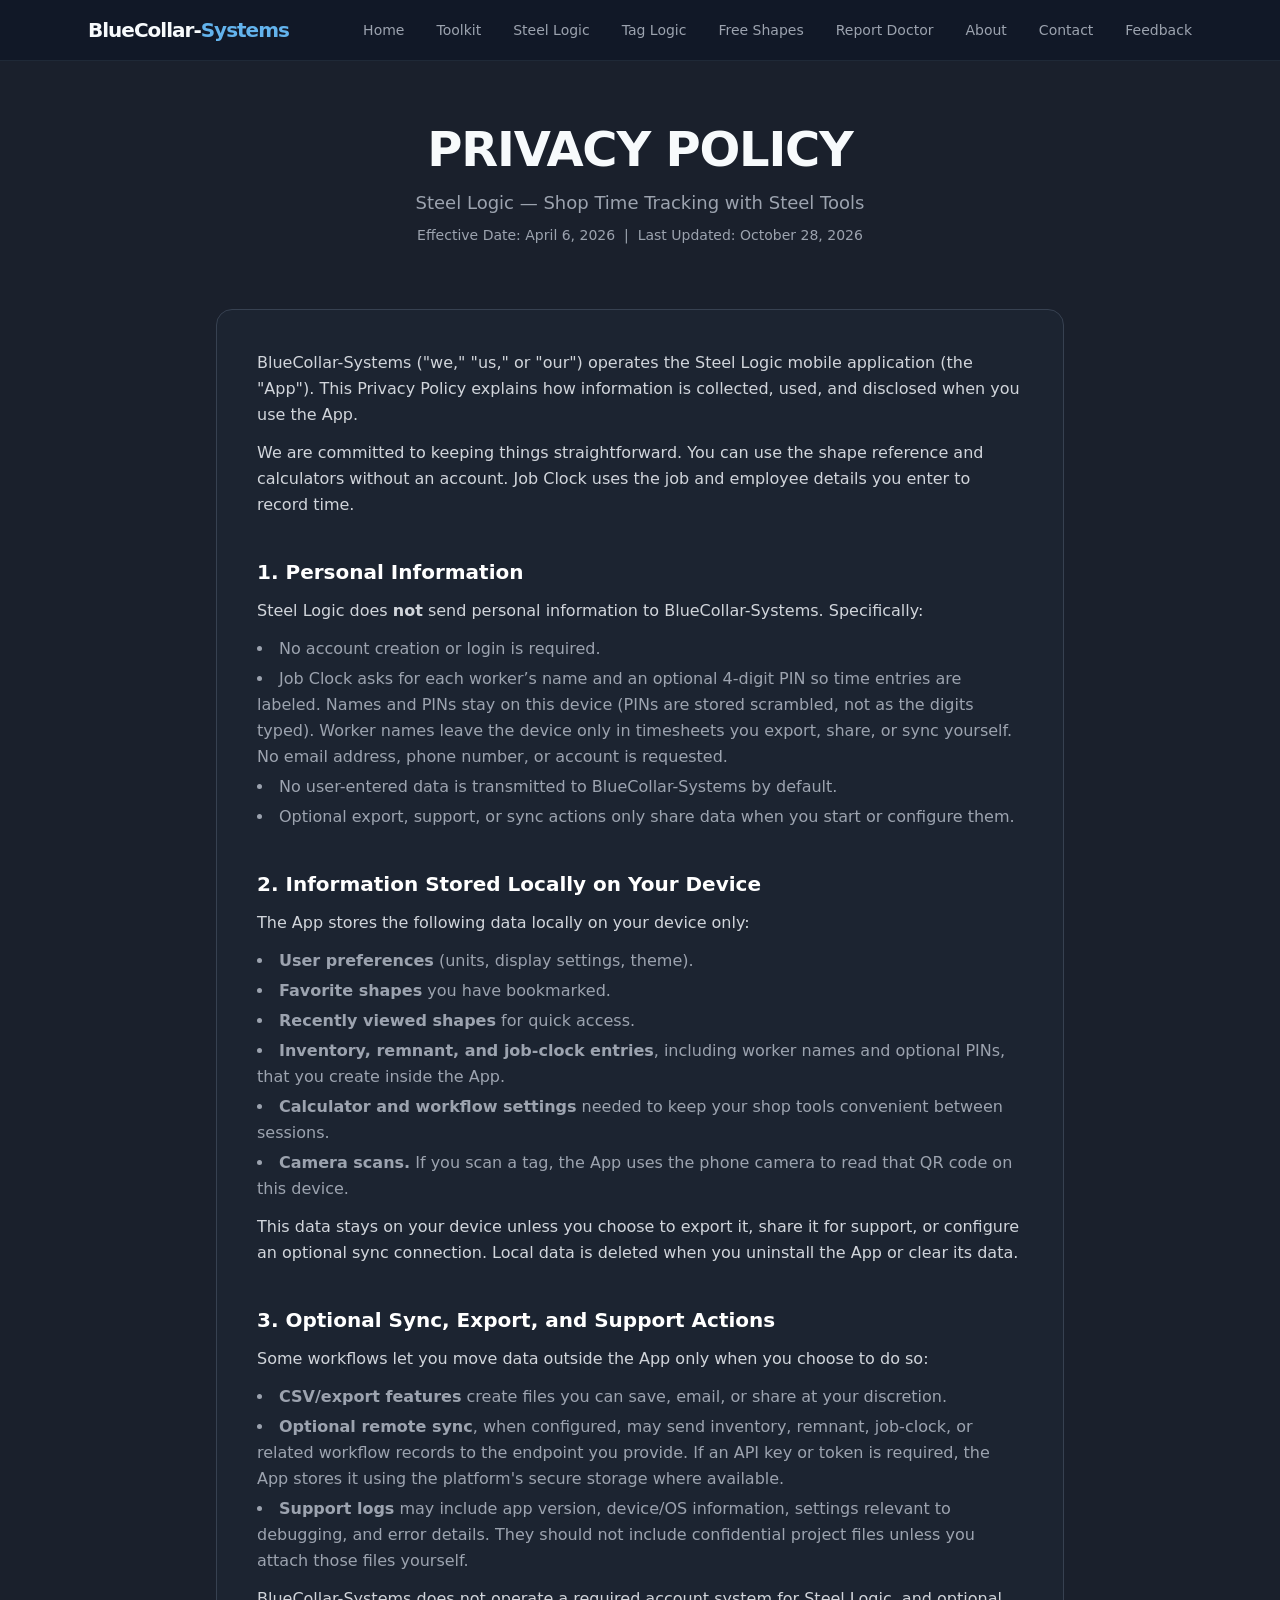
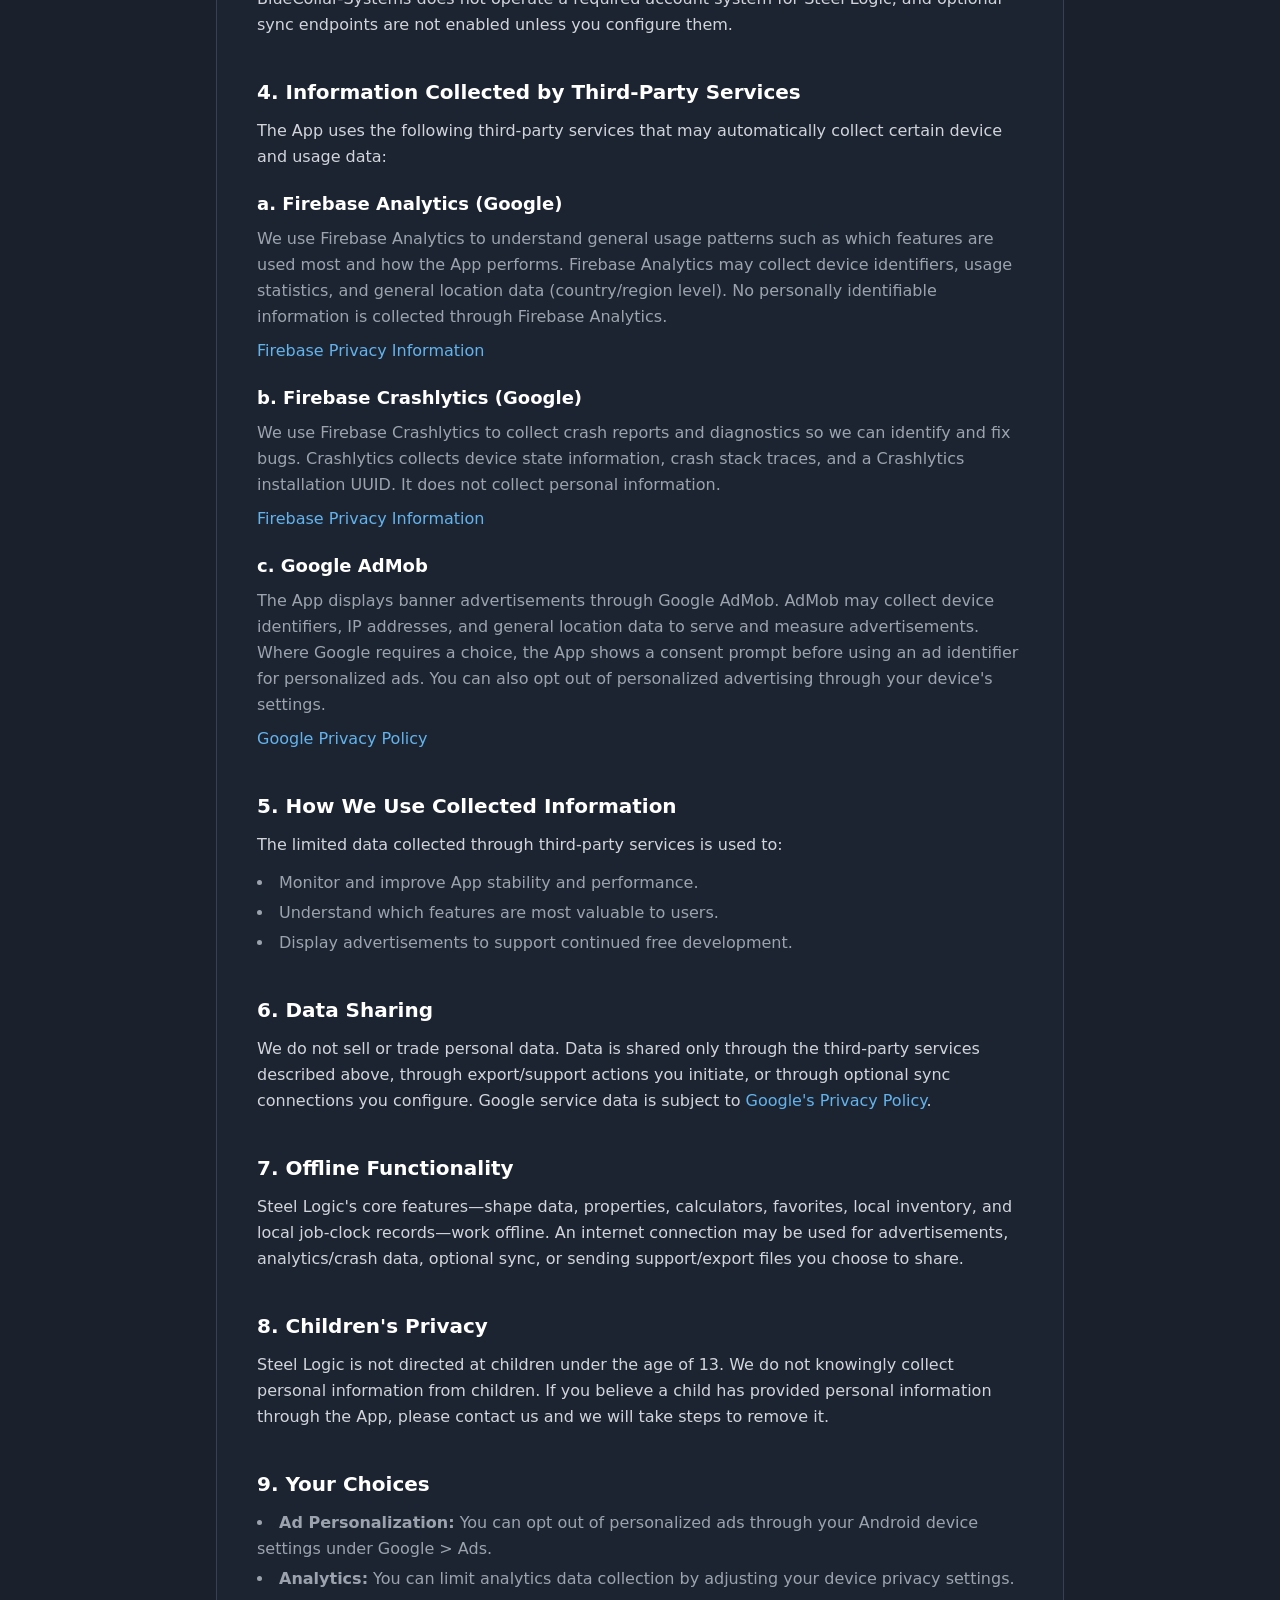
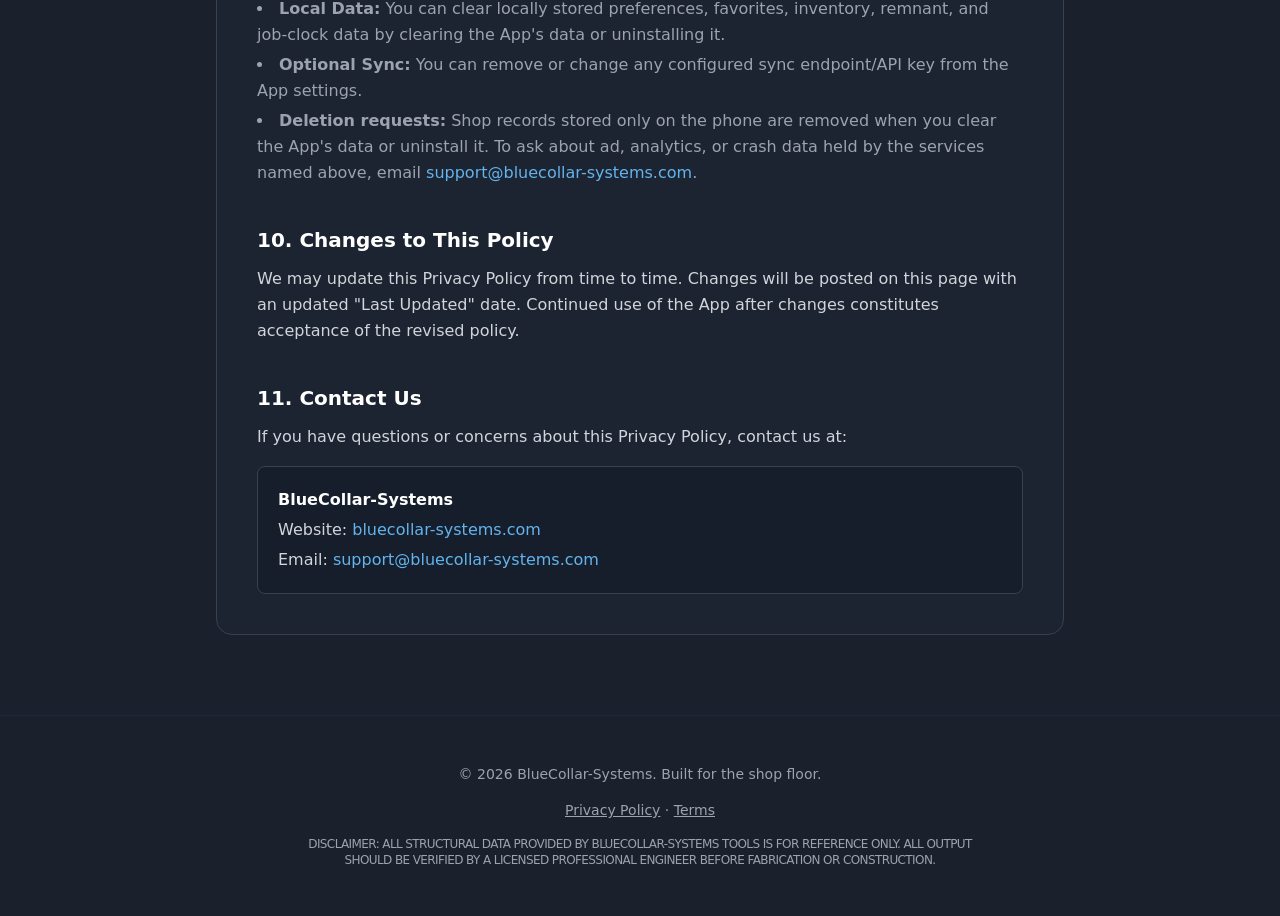
<file: privacy.html>
<!DOCTYPE html>
<html lang="en">
<head>
    <meta charset="UTF-8">
    <meta name="viewport" content="width=device-width, initial-scale=1.0">

    <title>Privacy Policy | Steel Logic by BlueCollar-Systems</title>
    <meta name="description" content="Privacy Policy for Steel Logic, the shop time-tracking app with structural steel shapes and calculators for Android by BlueCollar-Systems.">
    <meta name="keywords" content="Steel Logic, Privacy Policy, BlueCollar-Systems, Steel Shapes App, AISC App Privacy">
    <meta name="theme-color" content="#1a202c">
    <link rel="canonical" href="https://bluecollar-systems.com/privacy">

    <meta property="og:title" content="Privacy Policy | Steel Logic by BlueCollar-Systems">
    <meta property="og:description" content="Privacy Policy for Steel Logic, the structural steel shapes reference and calculator app.">
    <meta property="og:type" content="website">
    <meta property="og:url" content="https://bluecollar-systems.com/privacy">
    <meta property="og:image" content="https://bluecollar-systems.com/og-image.png">
    <meta property="og:image:width" content="1200">
    <meta property="og:image:height" content="630">

    <meta name="twitter:card" content="summary_large_image">
    <meta name="twitter:title" content="Privacy Policy | Steel Logic by BlueCollar-Systems">
    <meta name="twitter:description" content="Privacy Policy for Steel Logic, the structural steel shapes reference and calculator app.">
    <meta name="twitter:image" content="https://bluecollar-systems.com/og-image.png">

    <meta name="robots" content="index, follow">
    <link rel="icon" href="/favicon.ico" sizes="any">
    <link rel="icon" href="/favicon.svg" type="image/svg+xml">

    <link rel="stylesheet" href="/styles.css">
</head>
<body class="bg-industrial text-gray-100">

    <a href="#main-content" class="sr-only focus:not-sr-only focus:absolute focus:top-4 focus:left-4 focus:bg-blue-600 focus:text-white focus:px-4 focus:py-2 focus:rounded focus:z-50">Skip to content</a>

    <nav class="sticky top-0 bg-gray-900/90 backdrop-blur-md border-b border-gray-800 z-50" aria-label="Main navigation">
        <div class="max-w-6xl mx-auto px-6 py-4 flex justify-between items-center">
            <a href="/" class="font-bold text-xl tracking-tighter">BlueCollar-<span class="accent-steel">Systems</span></a>
            <button id="nav-toggle" class="md:hidden text-gray-300 hover:text-white focus:outline-none" aria-label="Toggle menu" aria-expanded="false" aria-controls="nav-menu">
                <svg class="w-7 h-7" fill="none" stroke="currentColor" stroke-width="2" viewBox="0 0 24 24"><path stroke-linecap="round" stroke-linejoin="round" d="M4 6h16M4 12h16M4 18h16"/></svg>
            </button>
            <div id="nav-menu" class="hidden md:flex gap-8 text-sm font-medium text-gray-400 max-md:absolute max-md:top-full max-md:left-0 max-md:right-0 max-md:bg-gray-900 max-md:border-b max-md:border-gray-800 max-md:flex-col max-md:px-6 max-md:py-4 max-md:gap-4">
                <a href="/" class="hover:text-white transition">Home</a>
                <a href="/#toolkit" class="hover:text-white transition">Toolkit</a>
                <a href="/#steel-logic" class="hover:text-white transition">Steel Logic</a>
                <a href="/#tag-qc" class="hover:text-white transition">Tag Logic</a>
                <a href="/shapes" class="hover:text-white transition">Free Shapes</a>
                <a href="/report-doctor" class="hover:text-white transition">Report Doctor</a>
                <a href="/#about" class="hover:text-white transition">About</a>
                <a href="/#contact" class="hover:text-white transition">Contact</a>
                <a href="/feedback" class="hover:text-white transition">Feedback</a>
            </div>
        </div>
    </nav>

    <main id="main-content">

    <header class="max-w-4xl mx-auto px-6 py-16 text-center">
        <h1 class="text-4xl md:text-5xl font-extrabold mb-4 tracking-tight uppercase">Privacy Policy</h1>
        <p class="text-lg text-gray-400">Steel Logic &mdash; Shop Time Tracking with Steel Tools</p>
        <p class="text-sm text-gray-500 mt-2">Effective Date: April 6, 2026 &nbsp;|&nbsp; Last Updated: October 28, 2026</p>
    </header>

    <section class="max-w-4xl mx-auto px-6 pb-20">
        <div class="bg-gray-800/50 p-8 md:p-10 rounded-2xl border border-gray-700 space-y-10 text-gray-300 leading-relaxed">

            <!-- INTRO -->
            <div>
                <p>BlueCollar-Systems ("we," "us," or "our") operates the Steel Logic mobile application (the "App"). This Privacy Policy explains how information is collected, used, and disclosed when you use the App.</p>
                <p class="mt-3">We are committed to keeping things straightforward. You can use the shape reference and calculators without an account. Job Clock uses the job and employee details you enter to record time.</p>
            </div>

            <!-- 1 -->
            <div>
                <h2 class="text-xl font-bold text-white mb-3">1. Personal Information</h2>
                <p>Steel Logic does <strong>not</strong> send personal information to BlueCollar-Systems. Specifically:</p>
                <ul class="list-disc list-inside mt-3 space-y-1 text-gray-400">
                    <li>No account creation or login is required.</li>
                    <li>Job Clock asks for each worker&rsquo;s name and an optional 4-digit PIN so time entries are labeled. Names and PINs stay on this device (PINs are stored scrambled, not as the digits typed). Worker names leave the device only in timesheets you export, share, or sync yourself. No email address, phone number, or account is requested.</li>
                    <li>No user-entered data is transmitted to BlueCollar-Systems by default.</li>
                    <li>Optional export, support, or sync actions only share data when you start or configure them.</li>
                </ul>
            </div>

            <!-- 2 -->
            <div>
                <h2 class="text-xl font-bold text-white mb-3">2. Information Stored Locally on Your Device</h2>
                <p>The App stores the following data locally on your device only:</p>
                <ul class="list-disc list-inside mt-3 space-y-1 text-gray-400">
                    <li><strong>User preferences</strong> (units, display settings, theme).</li>
                    <li><strong>Favorite shapes</strong> you have bookmarked.</li>
                    <li><strong>Recently viewed shapes</strong> for quick access.</li>
                    <li><strong>Inventory, remnant, and job-clock entries</strong>, including worker names and optional PINs, that you create inside the App.</li>
                    <li><strong>Calculator and workflow settings</strong> needed to keep your shop tools convenient between sessions.</li>
                    <li><strong>Camera scans.</strong> If you scan a tag, the App uses the phone camera to read that QR code on this device.</li>
                </ul>
                <p class="mt-3">This data stays on your device unless you choose to export it, share it for support, or configure an optional sync connection. Local data is deleted when you uninstall the App or clear its data.</p>
            </div>

            <!-- 3 -->
            <div>
                <h2 class="text-xl font-bold text-white mb-3">3. Optional Sync, Export, and Support Actions</h2>
                <p>Some workflows let you move data outside the App only when you choose to do so:</p>
                <ul class="list-disc list-inside mt-3 space-y-1 text-gray-400">
                    <li><strong>CSV/export features</strong> create files you can save, email, or share at your discretion.</li>
                    <li><strong>Optional remote sync</strong>, when configured, may send inventory, remnant, job-clock, or related workflow records to the endpoint you provide. If an API key or token is required, the App stores it using the platform's secure storage where available.</li>
                    <li><strong>Support logs</strong> may include app version, device/OS information, settings relevant to debugging, and error details. They should not include confidential project files unless you attach those files yourself.</li>
                </ul>
                <p class="mt-3">BlueCollar-Systems does not operate a required account system for Steel Logic, and optional sync endpoints are not enabled unless you configure them.</p>
            </div>

            <!-- 4 -->
            <div>
                <h2 class="text-xl font-bold text-white mb-3">4. Information Collected by Third-Party Services</h2>
                <p>The App uses the following third-party services that may automatically collect certain device and usage data:</p>

                <h3 class="text-lg font-semibold text-white mt-5 mb-2">a. Firebase Analytics (Google)</h3>
                <p class="text-gray-400">We use Firebase Analytics to understand general usage patterns such as which features are used most and how the App performs. Firebase Analytics may collect device identifiers, usage statistics, and general location data (country/region level). No personally identifiable information is collected through Firebase Analytics.</p>
                <p class="mt-2"><a href="https://firebase.google.com/support/privacy" target="_blank" rel="noopener" class="text-blue-400 hover:underline">Firebase Privacy Information</a></p>

                <h3 class="text-lg font-semibold text-white mt-5 mb-2">b. Firebase Crashlytics (Google)</h3>
                <p class="text-gray-400">We use Firebase Crashlytics to collect crash reports and diagnostics so we can identify and fix bugs. Crashlytics collects device state information, crash stack traces, and a Crashlytics installation UUID. It does not collect personal information.</p>
                <p class="mt-2"><a href="https://firebase.google.com/support/privacy" target="_blank" rel="noopener" class="text-blue-400 hover:underline">Firebase Privacy Information</a></p>

                <h3 class="text-lg font-semibold text-white mt-5 mb-2">c. Google AdMob</h3>
                <p class="text-gray-400">The App displays banner advertisements through Google AdMob. AdMob may collect device identifiers, IP addresses, and general location data to serve and measure advertisements. Where Google requires a choice, the App shows a consent prompt before using an ad identifier for personalized ads. You can also opt out of personalized advertising through your device's settings.</p>
                <p class="mt-2"><a href="https://policies.google.com/privacy" target="_blank" rel="noopener" class="text-blue-400 hover:underline">Google Privacy Policy</a></p>
            </div>

            <!-- 5 -->
            <div>
                <h2 class="text-xl font-bold text-white mb-3">5. How We Use Collected Information</h2>
                <p>The limited data collected through third-party services is used to:</p>
                <ul class="list-disc list-inside mt-3 space-y-1 text-gray-400">
                    <li>Monitor and improve App stability and performance.</li>
                    <li>Understand which features are most valuable to users.</li>
                    <li>Display advertisements to support continued free development.</li>
                </ul>
            </div>

            <!-- 6 -->
            <div>
                <h2 class="text-xl font-bold text-white mb-3">6. Data Sharing</h2>
                <p>We do not sell or trade personal data. Data is shared only through the third-party services described above, through export/support actions you initiate, or through optional sync connections you configure. Google service data is subject to <a href="https://policies.google.com/privacy" target="_blank" rel="noopener" class="text-blue-400 hover:underline">Google's Privacy Policy</a>.</p>
            </div>

            <!-- 7 -->
            <div>
                <h2 class="text-xl font-bold text-white mb-3">7. Offline Functionality</h2>
                <p>Steel Logic's core features&mdash;shape data, properties, calculators, favorites, local inventory, and local job-clock records&mdash;work offline. An internet connection may be used for advertisements, analytics/crash data, optional sync, or sending support/export files you choose to share.</p>
            </div>

            <!-- 8 -->
            <div>
                <h2 class="text-xl font-bold text-white mb-3">8. Children's Privacy</h2>
                <p>Steel Logic is not directed at children under the age of 13. We do not knowingly collect personal information from children. If you believe a child has provided personal information through the App, please contact us and we will take steps to remove it.</p>
            </div>

            <!-- 9 -->
            <div>
                <h2 class="text-xl font-bold text-white mb-3">9. Your Choices</h2>
                <ul class="list-disc list-inside mt-1 space-y-1 text-gray-400">
                    <li><strong>Ad Personalization:</strong> You can opt out of personalized ads through your Android device settings under Google &gt; Ads.</li>
                    <li><strong>Analytics:</strong> You can limit analytics data collection by adjusting your device privacy settings.</li>
                    <li><strong>Local Data:</strong> You can clear locally stored preferences, favorites, inventory, remnant, and job-clock data by clearing the App's data or uninstalling it.</li>
                    <li><strong>Optional Sync:</strong> You can remove or change any configured sync endpoint/API key from the App settings.</li>
                    <li><strong>Deletion requests:</strong> Shop records stored only on the phone are removed when you clear the App's data or uninstall it. To ask about ad, analytics, or crash data held by the services named above, email <a href="mailto:support@bluecollar-systems.com" class="text-blue-400 hover:underline">support@bluecollar-systems.com</a>.</li>
                </ul>
            </div>

            <!-- 10 -->
            <div>
                <h2 class="text-xl font-bold text-white mb-3">10. Changes to This Policy</h2>
                <p>We may update this Privacy Policy from time to time. Changes will be posted on this page with an updated "Last Updated" date. Continued use of the App after changes constitutes acceptance of the revised policy.</p>
            </div>

            <!-- 11 -->
            <div>
                <h2 class="text-xl font-bold text-white mb-3">11. Contact Us</h2>
                <p>If you have questions or concerns about this Privacy Policy, contact us at:</p>
                <div class="mt-4 bg-gray-900/50 p-5 rounded-lg border border-gray-700">
                    <p class="font-semibold text-white">BlueCollar-Systems</p>
                    <p class="mt-1">Website: <a href="https://bluecollar-systems.com" class="text-blue-400 hover:underline">bluecollar-systems.com</a></p>
                    <p class="mt-1">Email: <a href="mailto:support@bluecollar-systems.com" class="text-blue-400 hover:underline">support@bluecollar-systems.com</a></p>
                </div>
            </div>

        </div>
    </section>

    </main>

    <footer class="text-center py-12 border-t border-gray-800 text-gray-400 text-sm px-6">
        <p class="mb-4">&copy; <span id="copyright-year"></span> BlueCollar-Systems. Built for the shop floor.</p>
        <p class="mb-4"><a href="/privacy" class="hover:text-white underline">Privacy Policy</a> · <a href="/terms" class="hover:text-white underline">Terms</a></p>
        <p class="max-w-2xl mx-auto text-xs uppercase tracking-tighter text-gray-400">
            Disclaimer: All structural data provided by BlueCollar-Systems tools is for reference only.
            All output should be verified by a licensed professional engineer before fabrication or construction.
        </p>
    </footer>

<script src="/nav.js"></script>
</body>
</html>
</file>
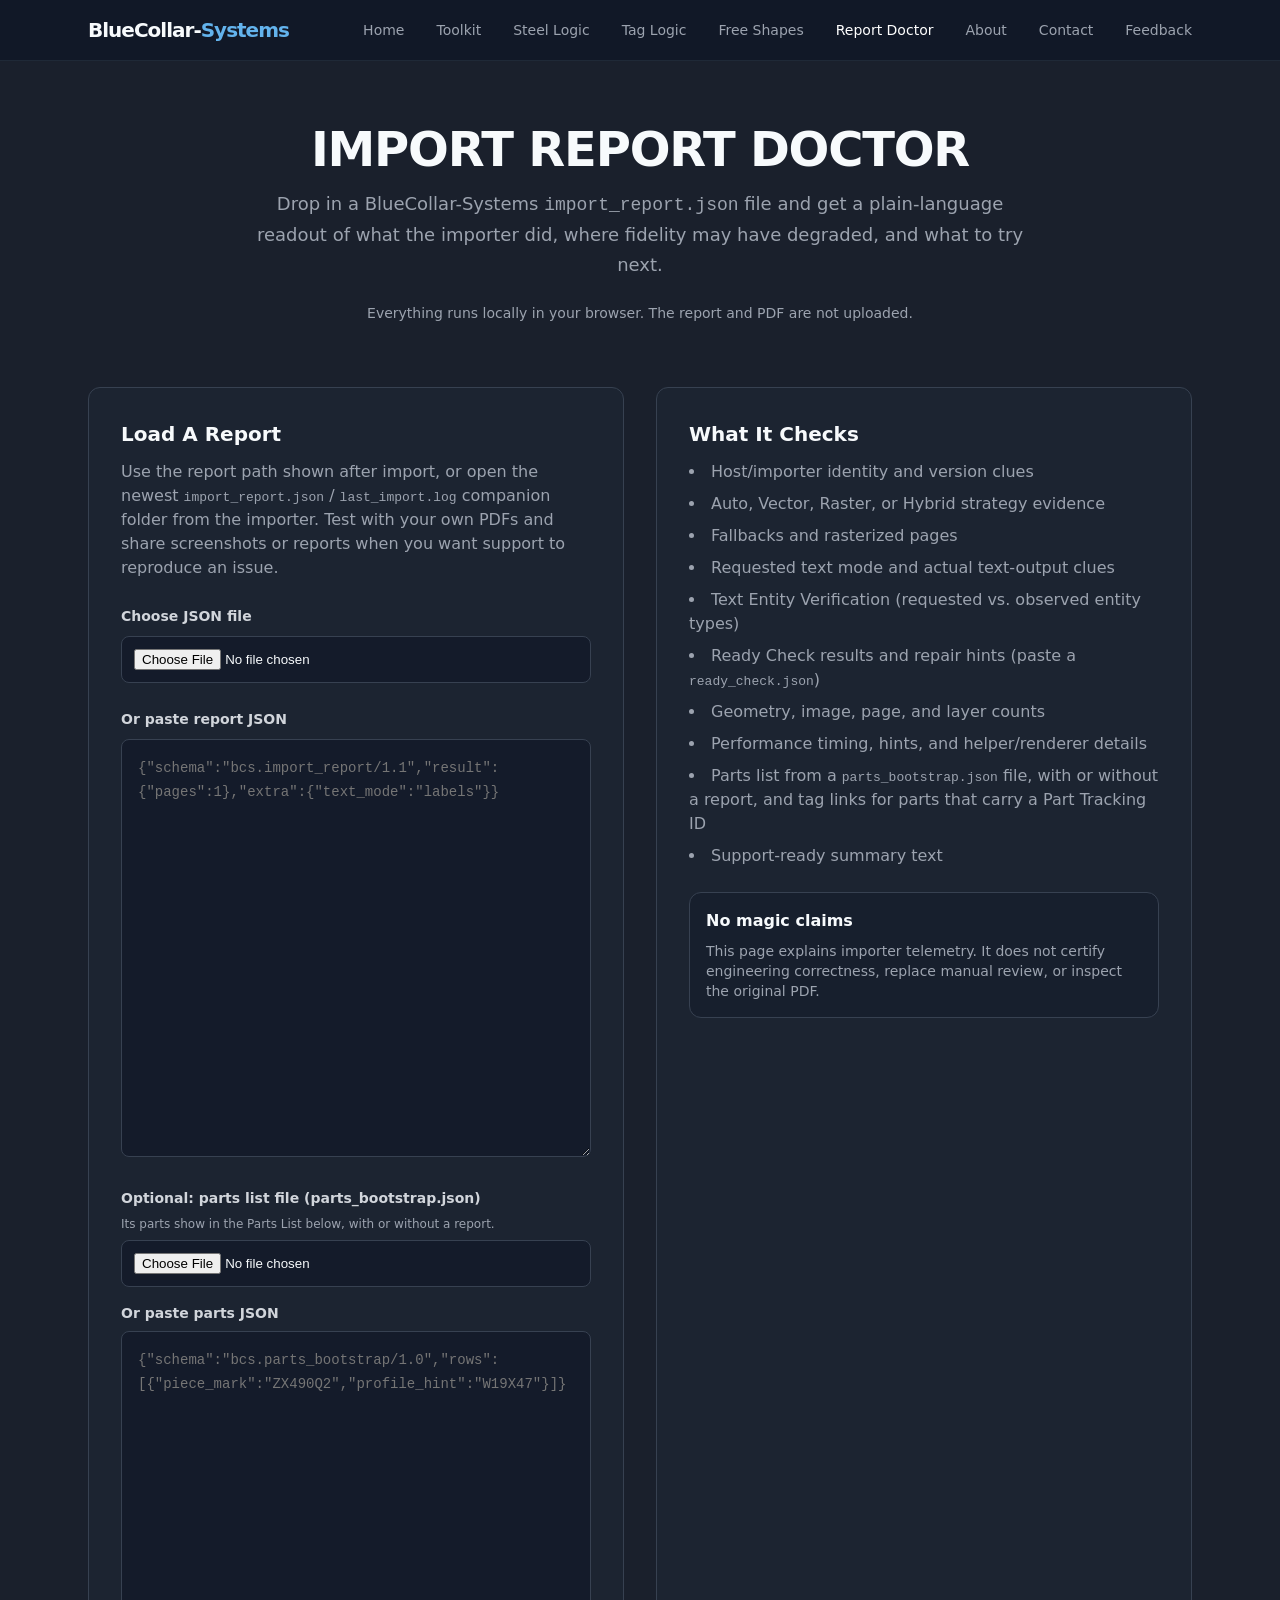
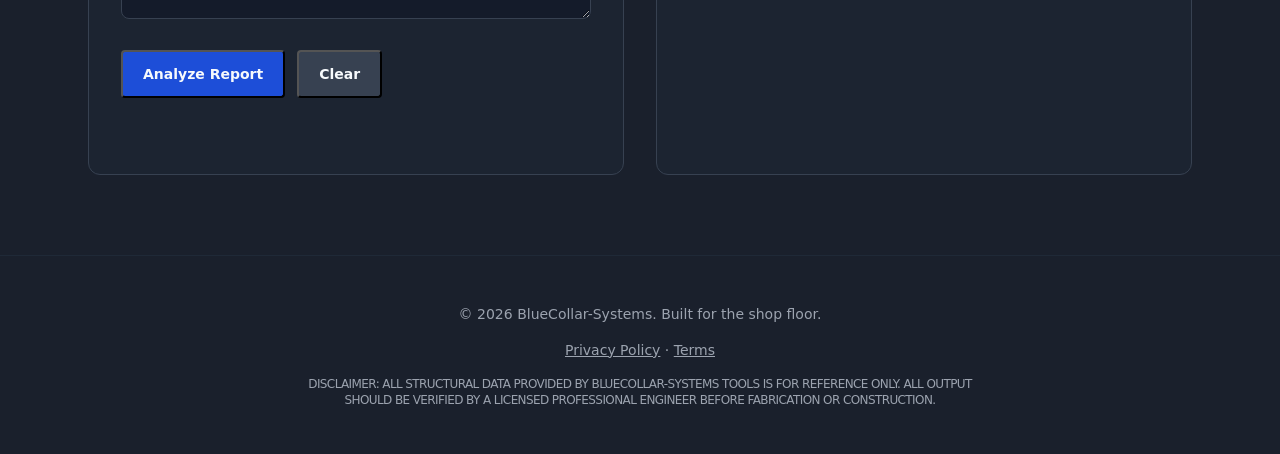
<file: report-doctor.html>
<!DOCTYPE html>
<html lang="en">
<head>
    <meta charset="UTF-8">
    <meta name="viewport" content="width=device-width, initial-scale=1.0">

    <title>Import Report Doctor | BlueCollar-Systems</title>
    <meta name="description" content="Analyze BlueCollar-Systems PDF importer report files locally in your browser. Understand fallback modes, text behavior, performance, and next troubleshooting steps without uploading your PDF.">
    <meta name="theme-color" content="#1a202c">
    <link rel="canonical" href="https://bluecollar-systems.com/report-doctor">

    <meta property="og:title" content="Import Report Doctor | BlueCollar-Systems">
    <meta property="og:description" content="Read BlueCollar-Systems PDF importer reports locally and get plain-language troubleshooting guidance.">
    <meta property="og:type" content="website">
    <meta property="og:url" content="https://bluecollar-systems.com/report-doctor">
    <meta property="og:image" content="https://bluecollar-systems.com/og-image.png">
    <meta property="og:image:width" content="1200">
    <meta property="og:image:height" content="630">

    <meta name="twitter:card" content="summary_large_image">
    <meta name="twitter:title" content="Import Report Doctor | BlueCollar-Systems">
    <meta name="twitter:description" content="Analyze PDF importer reports locally in your browser.">
    <meta name="twitter:image" content="https://bluecollar-systems.com/og-image.png">

    <meta name="robots" content="index, follow">
    <link rel="icon" href="/favicon.ico" sizes="any">
    <link rel="icon" href="/favicon.svg" type="image/svg+xml">

    <link rel="stylesheet" href="/styles.css">
</head>
<body class="bg-industrial text-gray-100">

    <a href="#main-content" class="sr-only focus:not-sr-only focus:absolute focus:top-4 focus:left-4 focus:bg-blue-600 focus:text-white focus:px-4 focus:py-2 focus:rounded focus:z-50">Skip to content</a>

    <nav class="sticky top-0 bg-gray-900/90 backdrop-blur-md border-b border-gray-800 z-50" aria-label="Main navigation">
        <div class="max-w-6xl mx-auto px-6 py-4 flex justify-between items-center">
            <a href="/" class="font-bold text-xl tracking-tighter">BlueCollar-<span class="accent-steel">Systems</span></a>
            <button id="nav-toggle" class="md:hidden text-gray-300 hover:text-white focus:outline-none" aria-label="Toggle menu" aria-expanded="false" aria-controls="nav-menu">
                <svg class="w-7 h-7" fill="none" stroke="currentColor" stroke-width="2" viewBox="0 0 24 24"><path stroke-linecap="round" stroke-linejoin="round" d="M4 6h16M4 12h16M4 18h16"/></svg>
            </button>
            <div id="nav-menu" class="hidden md:flex gap-8 text-sm font-medium text-gray-400 max-md:absolute max-md:top-full max-md:left-0 max-md:right-0 max-md:bg-gray-900 max-md:border-b max-md:border-gray-800 max-md:flex-col max-md:px-6 max-md:py-4 max-md:gap-4">
                <a href="/" class="hover:text-white transition">Home</a>
                <a href="/#toolkit" class="hover:text-white transition">Toolkit</a>
                <a href="/#steel-logic" class="hover:text-white transition">Steel Logic</a>
                <a href="/#tag-qc" class="hover:text-white transition">Tag Logic</a>
                <a href="/shapes" class="hover:text-white transition">Free Shapes</a>
                <a href="/report-doctor" class="hover:text-white transition text-white" aria-current="page">Report Doctor</a>
                <a href="/#about" class="hover:text-white transition">About</a>
                <a href="/#contact" class="hover:text-white transition">Contact</a>
                <a href="/feedback" class="hover:text-white transition">Feedback</a>
            </div>
        </div>
    </nav>

    <main id="main-content">

    <header class="max-w-4xl mx-auto px-6 py-16 text-center">
        <h1 class="text-4xl md:text-5xl font-extrabold mb-4 tracking-tight uppercase">Import Report Doctor</h1>
        <p class="text-lg text-gray-400 max-w-3xl mx-auto leading-relaxed">
            Drop in a BlueCollar-Systems <code>import_report.json</code> file and get a plain-language readout of what the importer did, where fidelity may have degraded, and what to try next.
        </p>
        <p class="text-sm text-gray-400 mt-6">Everything runs locally in your browser. The report and PDF are not uploaded.</p>
    </header>

    <section class="max-w-6xl mx-auto px-6 pb-20">
        <div class="grid md:grid-cols-2 gap-8">
            <div class="bg-gray-800/50 p-8 rounded-xl border border-gray-700">
                <h2 class="text-xl font-bold mb-3">Load A Report</h2>
                <p class="text-gray-400 mb-6">Use the report path shown after import, or open the newest <code>import_report.json</code> / <code>last_import.log</code> companion folder from the importer. Test with your own PDFs and share screenshots or reports when you want support to reproduce an issue.</p>

                <label for="report-file" class="text-sm font-semibold text-gray-300">Choose JSON file</label>
                <input id="report-file" class="doctor-file mt-2 mb-6" type="file" accept=".json,application/json">

                <label for="report-json" class="text-sm font-semibold text-gray-300">Or paste report JSON</label>
                <textarea id="report-json" class="doctor-textarea mt-2" rows="16" spellcheck="false" placeholder='{"schema":"bcs.import_report/1.1","result":{"pages":1},"extra":{"text_mode":"labels"}}'></textarea>

                <label for="bootstrap-file" class="text-sm font-semibold text-gray-300 mt-6 block">Optional: parts list file (parts_bootstrap.json)</label>
                <p class="text-xs text-gray-400 mt-2">Its parts show in the Parts List below, with or without a report.</p>
                <input id="bootstrap-file" class="doctor-file mt-2 mb-2" type="file" accept=".json,application/json">
                <label for="bootstrap-json" class="text-sm font-semibold text-gray-300 mt-2 block">Or paste parts JSON</label>
                <textarea id="bootstrap-json" class="doctor-textarea mt-2" rows="6" spellcheck="false" placeholder='{"schema":"bcs.parts_bootstrap/1.0","rows":[{"piece_mark":"ZX490Q2","profile_hint":"W19X47"}]}'></textarea>

                <div class="flex flex-wrap gap-3 mt-6">
                    <button id="analyze-report" class="inline-block bg-blue-700 hover:bg-blue-600 px-5 py-3 rounded font-semibold transition text-sm" type="button">Analyze Report</button>
                    <button id="clear-report" class="inline-block bg-gray-700 hover:bg-gray-600 px-5 py-3 rounded font-semibold transition text-sm" type="button">Clear</button>
                </div>
                <p id="doctor-error" class="doctor-error mt-6" role="alert"></p>
            </div>

            <div class="bg-gray-800/50 p-8 rounded-xl border border-gray-700">
                <h2 class="text-xl font-bold mb-3">What It Checks</h2>
                <ul role="list" class="text-gray-400 space-y-2 list-disc list-inside">
                    <li>Host/importer identity and version clues</li>
                    <li>Auto, Vector, Raster, or Hybrid strategy evidence</li>
                    <li>Fallbacks and rasterized pages</li>
                    <li>Requested text mode and actual text-output clues</li>
                    <li>Text Entity Verification (requested vs. observed entity types)</li>
                    <li>Ready Check results and repair hints (paste a <code>ready_check.json</code>)</li>
                    <li>Geometry, image, page, and layer counts</li>
                    <li>Performance timing, hints, and helper/renderer details</li>
                    <li>Parts list from a <code>parts_bootstrap.json</code> file, with or without a report, and tag links for parts that carry a Part Tracking ID</li>
                    <li>Support-ready summary text</li>
                </ul>
                <div class="doctor-note mt-6">
                    <p class="font-semibold text-gray-100 mb-2">No magic claims</p>
                    <p class="text-sm text-gray-400">This page explains importer telemetry. It does not certify engineering correctness, replace manual review, or inspect the original PDF.</p>
                </div>
            </div>
        </div>

        <section id="doctor-output" class="doctor-output mt-6 hidden" aria-live="polite">
            <div class="doctor-summary bg-gray-800/50 p-8 rounded-xl border border-gray-700">
                <div class="flex flex-wrap justify-between gap-4 mb-6">
                    <div>
                        <p class="text-sm text-gray-400 uppercase tracking-widest">Diagnosis</p>
                        <h2 id="doctor-title" class="text-2xl font-bold">Ready</h2>
                    </div>
                    <span id="doctor-status" class="doctor-pill">Waiting</span>
                </div>

                <div id="doctor-metrics" class="doctor-metrics"></div>

                <div class="grid md:grid-cols-2 gap-8 mt-6">
                    <div>
                        <h3 class="text-xl font-bold mb-3">Findings</h3>
                        <ul id="doctor-findings" role="list" class="text-gray-400 space-y-2 list-disc list-inside"></ul>
                    </div>
                    <div>
                        <h3 class="text-xl font-bold mb-3">Next Actions</h3>
                        <ul id="doctor-actions" role="list" class="text-gray-400 space-y-2 list-disc list-inside"></ul>
                    </div>
                </div>

                <div class="doctor-note mt-6">
                    <h3 class="text-xl font-bold mb-3">Support Summary</h3>
                    <pre id="doctor-support" class="doctor-pre"></pre>
                    <div class="flex flex-wrap gap-3 mt-6">
                        <button id="copy-support" class="inline-block bg-gray-700 hover:bg-gray-600 px-5 py-3 rounded font-semibold transition text-sm" type="button">Copy Summary</button>
                        <a id="email-support" href="mailto:support@bluecollar-systems.com" class="inline-block bg-blue-700 hover:bg-blue-600 px-5 py-3 rounded font-semibold transition text-sm">Email Support</a>
                    </div>
                </div>
            </div>
        </section>

        <!-- The parts list sits outside #doctor-output so it shows with or without an analyzed report. -->
        <section id="doctor-tags-section" class="bg-gray-800/50 p-8 rounded-xl border border-gray-700 mt-6 hidden" aria-labelledby="doctor-tags-heading">
            <h2 id="doctor-tags-heading" class="text-xl font-bold mb-3">Parts List</h2>
            <p class="text-sm text-gray-400 mb-4">Piece marks from <code>parts_bootstrap.json</code>. A part gets a tag link only when its row carries a <code>part_id</code>, the Part Tracking ID that Steel Logic uses. Parts files written by the PDF importers list piece marks only, so their rows have no tag link.</p>
            <p id="doctor-tags-summary" class="text-sm text-gray-300 mb-4" aria-live="polite"></p>
            <div id="doctor-tags-table" class="overflow-x-auto"></div>
        </section>
    </section>

    </main>

    <footer class="text-center py-12 border-t border-gray-800 text-gray-400 text-sm px-6">
        <p class="mb-4">&copy; <span id="copyright-year"></span> BlueCollar-Systems. Built for the shop floor.</p>
        <p class="mb-4"><a href="/privacy" class="hover:text-white underline">Privacy Policy</a> · <a href="/terms" class="hover:text-white underline">Terms</a></p>
        <p class="max-w-2xl mx-auto text-xs uppercase tracking-tighter text-gray-400">
            Disclaimer: All structural data provided by BlueCollar-Systems tools is for reference only.
            All output should be verified by a licensed professional engineer before fabrication or construction.
        </p>
    </footer>

<script src="/nav.js"></script>
<script src="/report-doctor.js"></script>
</body>
</html>
</file>
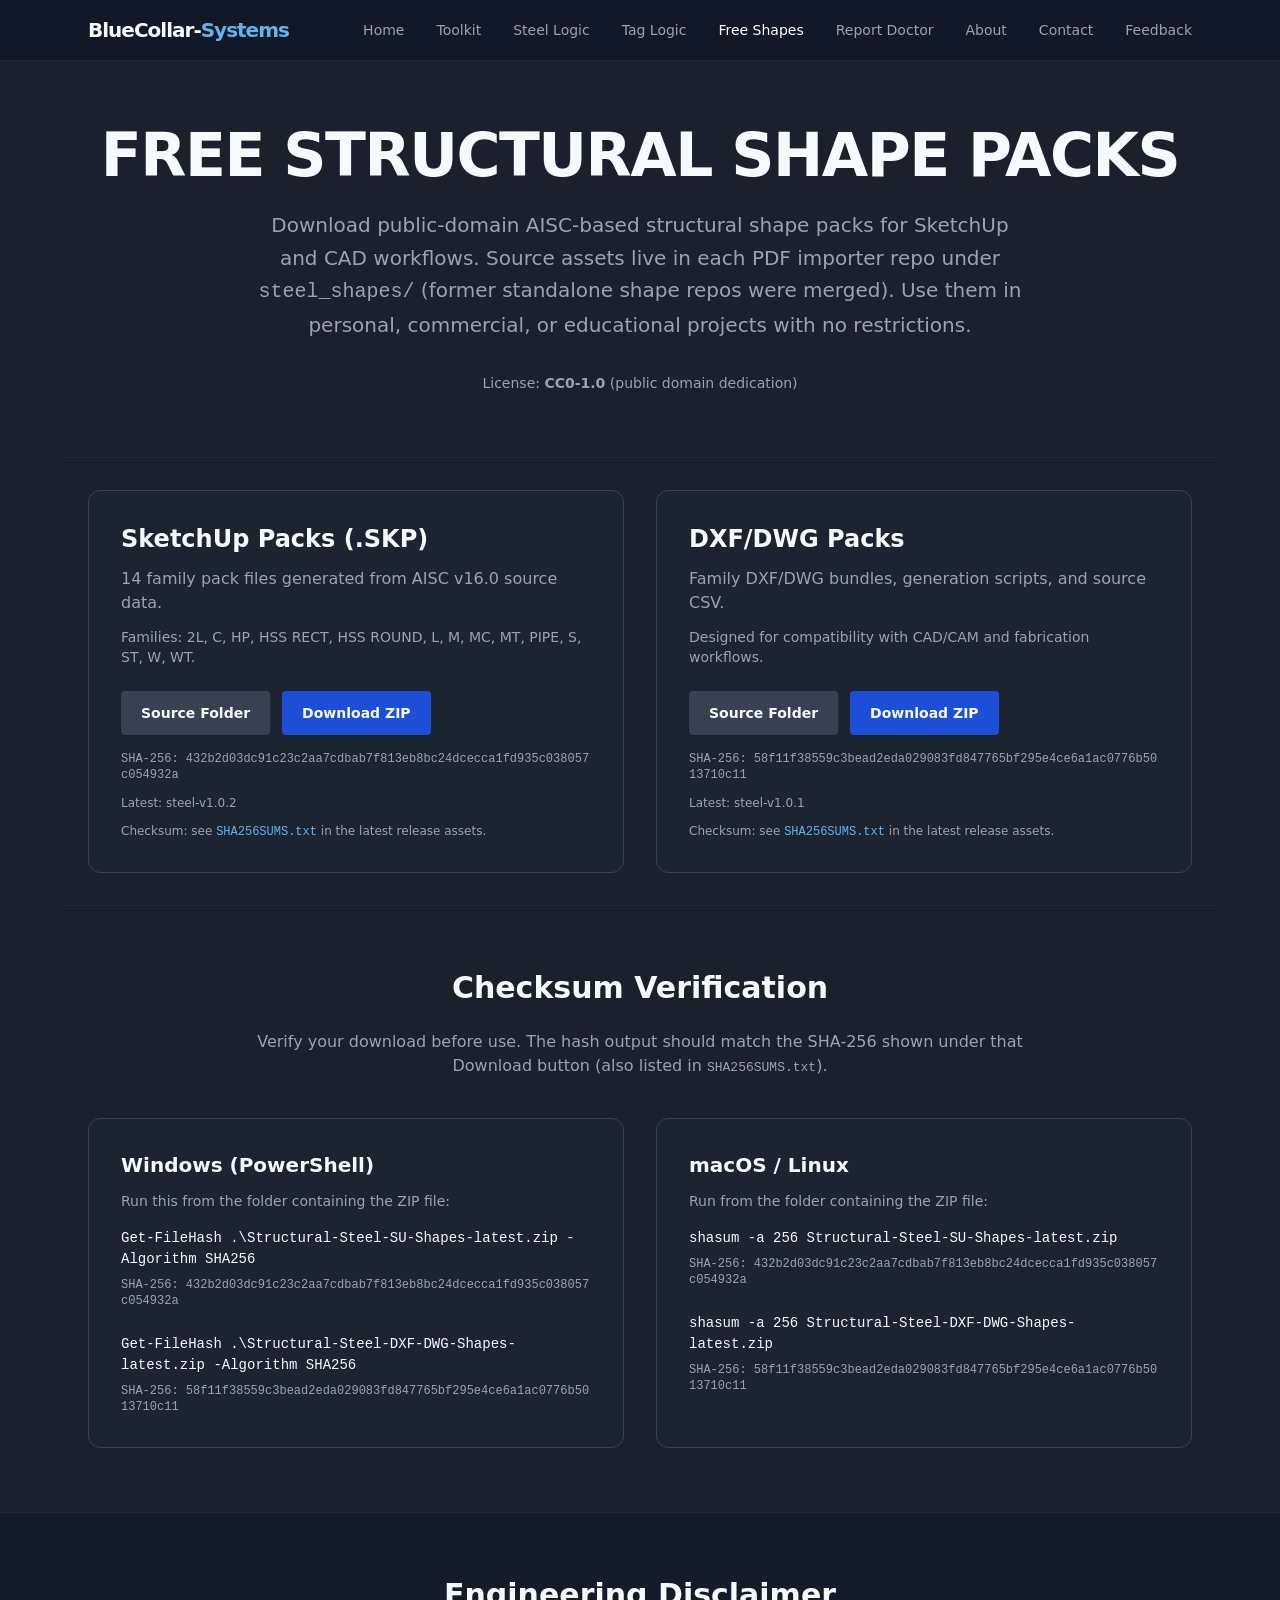
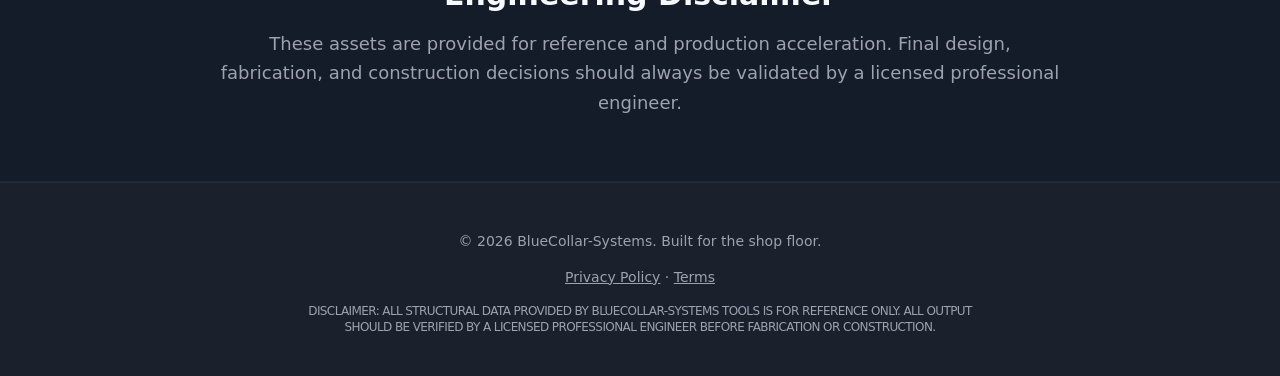
<file: shapes.html>
<!DOCTYPE html>
<html lang="en">
<head>
    <meta charset="UTF-8">
    <meta name="viewport" content="width=device-width, initial-scale=1.0">

    <title>Free Structural Shape Downloads | BlueCollar-Systems</title>
    <meta name="description" content="Download free public-domain structural steel shape packs in SketchUp, DXF, and DWG formats. Includes direct ZIP links and SHA-256 checksum verification.">
    <meta name="theme-color" content="#1a202c">
    <link rel="canonical" href="https://bluecollar-systems.com/shapes">

    <meta property="og:title" content="Free Structural Shape Downloads | BlueCollar-Systems">
    <meta property="og:description" content="Public-domain AISC-based structural steel shape packs with direct ZIP downloads and checksum verification.">
    <meta property="og:type" content="website">
    <meta property="og:url" content="https://bluecollar-systems.com/shapes">
    <meta property="og:image" content="https://bluecollar-systems.com/og-image.png">
    <meta property="og:image:width" content="1200">
    <meta property="og:image:height" content="630">

    <meta name="twitter:card" content="summary_large_image">
    <meta name="twitter:title" content="Free Structural Shape Downloads | BlueCollar-Systems">
    <meta name="twitter:description" content="Public-domain structural shape packs for SketchUp and DXF/DWG workflows.">
    <meta name="twitter:image" content="https://bluecollar-systems.com/og-image.png">

    <meta name="robots" content="index, follow">
    <link rel="icon" href="/favicon.ico" sizes="any">
    <link rel="icon" href="/favicon.svg" type="image/svg+xml">

    <link rel="stylesheet" href="/styles.css">
</head>
<body class="bg-industrial text-gray-100">

    <a href="#main-content" class="sr-only focus:not-sr-only focus:absolute focus:top-4 focus:left-4 focus:bg-blue-600 focus:text-white focus:px-4 focus:py-2 focus:rounded focus:z-50">Skip to content</a>

    <nav class="sticky top-0 bg-gray-900/90 backdrop-blur-md border-b border-gray-800 z-50" aria-label="Main navigation">
        <div class="max-w-6xl mx-auto px-6 py-4 flex justify-between items-center">
            <a href="/" class="font-bold text-xl tracking-tighter">BlueCollar-<span class="accent-steel">Systems</span></a>
            <button id="nav-toggle" class="md:hidden text-gray-300 hover:text-white focus:outline-none" aria-label="Toggle menu" aria-expanded="false" aria-controls="nav-menu">
                <svg class="w-7 h-7" fill="none" stroke="currentColor" stroke-width="2" viewBox="0 0 24 24"><path stroke-linecap="round" stroke-linejoin="round" d="M4 6h16M4 12h16M4 18h16"/></svg>
            </button>
            <div id="nav-menu" class="hidden md:flex gap-8 text-sm font-medium text-gray-400 max-md:absolute max-md:top-full max-md:left-0 max-md:right-0 max-md:bg-gray-900 max-md:border-b max-md:border-gray-800 max-md:flex-col max-md:px-6 max-md:py-4 max-md:gap-4">
                <a href="/" class="hover:text-white transition">Home</a>
                <a href="/#toolkit" class="hover:text-white transition">Toolkit</a>
                <a href="/#steel-logic" class="hover:text-white transition">Steel Logic</a>
                <a href="/#tag-qc" class="hover:text-white transition">Tag Logic</a>
                <a href="/shapes" class="hover:text-white transition text-white" aria-current="page">Free Shapes</a>
                <a href="/report-doctor" class="hover:text-white transition">Report Doctor</a>
                <a href="/#about" class="hover:text-white transition">About</a>
                <a href="/#contact" class="hover:text-white transition">Contact</a>
                <a href="/feedback" class="hover:text-white transition">Feedback</a>
            </div>
        </div>
    </nav>

    <main id="main-content">

    <header class="max-w-6xl mx-auto px-6 py-16 text-center">
        <h1 class="text-4xl md:text-6xl font-extrabold mb-6 tracking-tight uppercase">Free Structural Shape Packs</h1>
        <p class="text-xl text-gray-400 mb-8 max-w-3xl mx-auto leading-relaxed">
            Download public-domain AISC-based structural shape packs for SketchUp and CAD workflows.
            Source assets live in each PDF importer repo under <code>steel_shapes/</code> (former standalone shape repos were merged).
            Use them in personal, commercial, or educational projects with no restrictions.
        </p>
        <p class="text-sm text-gray-400">License: <strong>CC0-1.0</strong> (public domain dedication)</p>
    </header>

    <section class="max-w-6xl mx-auto px-6 py-8 border-t border-gray-800">
        <div class="grid md:grid-cols-2 gap-8">
            <div class="bg-gray-800/50 p-8 rounded-xl border border-gray-700 hover:border-blue-400 transition group">
                <h2 class="text-2xl font-bold mb-3 group-hover:text-blue-400">SketchUp Packs (.SKP)</h2>
                <p class="text-gray-400 mb-3">14 family pack files generated from AISC v16.0 source data.</p>
                <p class="text-sm text-gray-400 mb-6">Families: 2L, C, HP, HSS RECT, HSS ROUND, L, M, MC, MT, PIPE, S, ST, W, WT.</p>
                <div class="flex flex-wrap gap-3 mb-4">
                    <a href="https://github.com/BlueCollar-Systems/PDF-Importer-SketchUp/tree/main/steel_shapes" target="_blank" rel="noopener" class="inline-block bg-gray-700 hover:bg-gray-600 px-5 py-3 rounded font-semibold transition text-sm">Source Folder</a>
                    <a href="https://github.com/BlueCollar-Systems/PDF-Importer-SketchUp/releases?q=steel-v" target="_blank" rel="noopener" class="inline-block bg-blue-700 hover:bg-blue-600 px-5 py-3 rounded font-semibold transition text-sm" data-repo-asset-link="BlueCollar-Systems/PDF-Importer-SketchUp" data-release-channel="steel" data-asset-name="Structural-Steel-SU-Shapes-latest.zip">Download ZIP</a>
                </div>
                <p class="text-xs text-gray-400 font-mono break-all mb-3" data-asset-digest-for="Structural-Steel-SU-Shapes-latest.zip">SHA-256: 432b2d03dc91c23c2aa7cdbab7f813eb8bc24dcecca1fd935c038057c054932a</p>
                <p class="text-xs text-gray-500 mb-3" data-repo-version="BlueCollar-Systems/PDF-Importer-SketchUp" data-release-channel="steel">Latest: steel-v1.0.2</p>
                <p class="text-xs text-gray-400">Checksum: see <a href="https://github.com/BlueCollar-Systems/PDF-Importer-SketchUp/releases?q=steel-v" target="_blank" rel="noopener" class="text-blue-400 hover:underline" data-repo-asset-link="BlueCollar-Systems/PDF-Importer-SketchUp" data-release-channel="steel" data-asset-name="SHA256SUMS.txt"><code>SHA256SUMS.txt</code></a> in the latest release assets.</p>
            </div>

            <div class="bg-gray-800/50 p-8 rounded-xl border border-gray-700 hover:border-blue-400 transition group">
                <h2 class="text-2xl font-bold mb-3 group-hover:text-blue-400">DXF/DWG Packs</h2>
                <p class="text-gray-400 mb-3">Family DXF/DWG bundles, generation scripts, and source CSV.</p>
                <p class="text-sm text-gray-400 mb-6">Designed for compatibility with CAD/CAM and fabrication workflows.</p>
                <div class="flex flex-wrap gap-3 mb-4">
                    <a href="https://github.com/BlueCollar-Systems/PDF-Importer-FreeCAD/tree/main/steel_shapes" target="_blank" rel="noopener" class="inline-block bg-gray-700 hover:bg-gray-600 px-5 py-3 rounded font-semibold transition text-sm">Source Folder</a>
                    <a href="https://github.com/BlueCollar-Systems/PDF-Importer-FreeCAD/releases?q=steel-v" target="_blank" rel="noopener" class="inline-block bg-blue-700 hover:bg-blue-600 px-5 py-3 rounded font-semibold transition text-sm" data-repo-asset-link="BlueCollar-Systems/PDF-Importer-FreeCAD" data-release-channel="steel" data-asset-name="Structural-Steel-DXF-DWG-Shapes-latest.zip">Download ZIP</a>
                </div>
                <p class="text-xs text-gray-400 font-mono break-all mb-3" data-asset-digest-for="Structural-Steel-DXF-DWG-Shapes-latest.zip">SHA-256: 58f11f38559c3bead2eda029083fd847765bf295e4ce6a1ac0776b5013710c11</p>
                <p class="text-xs text-gray-500 mb-3" data-repo-version="BlueCollar-Systems/PDF-Importer-FreeCAD" data-release-channel="steel">Latest: steel-v1.0.1</p>
                <p class="text-xs text-gray-400">Checksum: see <a href="https://github.com/BlueCollar-Systems/PDF-Importer-FreeCAD/releases?q=steel-v" target="_blank" rel="noopener" class="text-blue-400 hover:underline" data-repo-asset-link="BlueCollar-Systems/PDF-Importer-FreeCAD" data-release-channel="steel" data-asset-name="SHA256SUMS.txt"><code>SHA256SUMS.txt</code></a> in the latest release assets.</p>
            </div>
        </div>
    </section>

    <section class="max-w-6xl mx-auto px-6 py-16 border-t border-gray-800">
        <h2 class="text-3xl font-bold mb-6 text-center">Checksum Verification</h2>
        <p class="text-center text-gray-400 mb-10 max-w-3xl mx-auto">
            Verify your download before use. The hash output should match the SHA-256 shown under that Download button (also listed in <code>SHA256SUMS.txt</code>).
        </p>

        <div class="grid md:grid-cols-2 gap-8">
            <div class="bg-gray-800/50 p-8 rounded-xl border border-gray-700">
                <h3 class="text-xl font-bold mb-3">Windows (PowerShell)</h3>
                <p class="text-gray-400 text-sm mb-4">Run this from the folder containing the ZIP file:</p>
                <p class="text-sm text-gray-100"><code>Get-FileHash .\Structural-Steel-SU-Shapes-latest.zip -Algorithm SHA256</code></p>
                <p class="text-xs text-gray-400 font-mono break-all mt-2 mb-6" data-asset-digest-for="Structural-Steel-SU-Shapes-latest.zip">SHA-256: 432b2d03dc91c23c2aa7cdbab7f813eb8bc24dcecca1fd935c038057c054932a</p>
                <p class="text-sm text-gray-100"><code>Get-FileHash .\Structural-Steel-DXF-DWG-Shapes-latest.zip -Algorithm SHA256</code></p>
                <p class="text-xs text-gray-400 font-mono break-all mt-2" data-asset-digest-for="Structural-Steel-DXF-DWG-Shapes-latest.zip">SHA-256: 58f11f38559c3bead2eda029083fd847765bf295e4ce6a1ac0776b5013710c11</p>
            </div>

            <div class="bg-gray-800/50 p-8 rounded-xl border border-gray-700">
                <h3 class="text-xl font-bold mb-3">macOS / Linux</h3>
                <p class="text-gray-400 text-sm mb-4">Run from the folder containing the ZIP file:</p>
                <p class="text-sm text-gray-100"><code>shasum -a 256 Structural-Steel-SU-Shapes-latest.zip</code></p>
                <p class="text-xs text-gray-400 font-mono break-all mt-2 mb-6" data-asset-digest-for="Structural-Steel-SU-Shapes-latest.zip">SHA-256: 432b2d03dc91c23c2aa7cdbab7f813eb8bc24dcecca1fd935c038057c054932a</p>
                <p class="text-sm text-gray-100"><code>shasum -a 256 Structural-Steel-DXF-DWG-Shapes-latest.zip</code></p>
                <p class="text-xs text-gray-400 font-mono break-all mt-2" data-asset-digest-for="Structural-Steel-DXF-DWG-Shapes-latest.zip">SHA-256: 58f11f38559c3bead2eda029083fd847765bf295e4ce6a1ac0776b5013710c11</p>
            </div>
        </div>
    </section>

    <section class="bg-gray-900/50 py-16 border-y border-gray-800">
        <div class="max-w-4xl mx-auto px-6 text-center">
            <h2 class="text-3xl font-bold mb-4">Engineering Disclaimer</h2>
            <p class="text-lg text-gray-400 leading-relaxed">
                These assets are provided for reference and production acceleration.
                Final design, fabrication, and construction decisions should always be validated by a licensed professional engineer.
            </p>
        </div>
    </section>

    </main>

    <footer class="text-center py-12 border-t border-gray-800 text-gray-400 text-sm px-6">
        <p class="mb-4">&copy; <span id="copyright-year"></span> BlueCollar-Systems. Built for the shop floor.</p>
        <p class="mb-4"><a href="/privacy" class="hover:text-white underline">Privacy Policy</a> · <a href="/terms" class="hover:text-white underline">Terms</a></p>
        <p class="max-w-2xl mx-auto text-xs uppercase tracking-tighter text-gray-400">
            Disclaimer: All structural data provided by BlueCollar-Systems tools is for reference only.
            All output should be verified by a licensed professional engineer before fabrication or construction.
        </p>
    </footer>

<script src="/nav.js"></script>
</body>
</html>
</file>
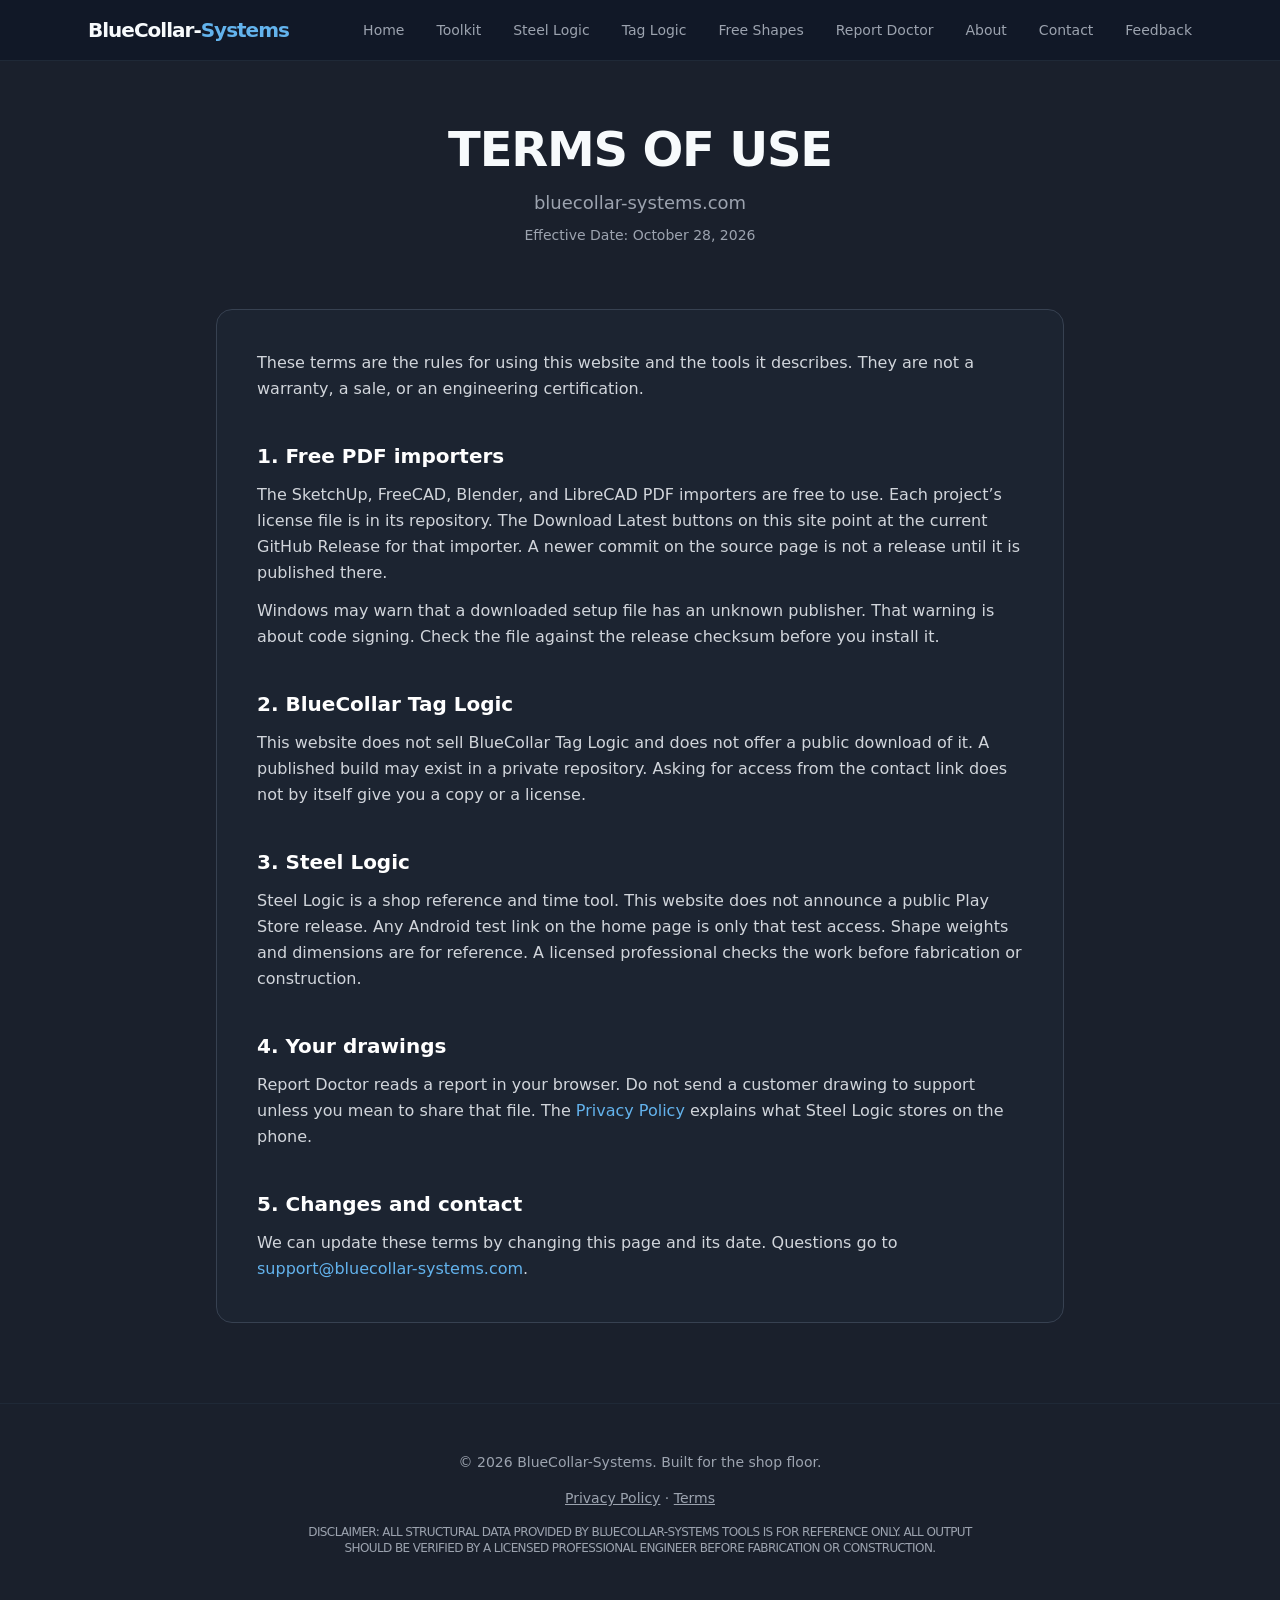
<file: terms.html>
<!DOCTYPE html>
<html lang="en">
<head>
    <meta charset="UTF-8">
    <meta name="viewport" content="width=device-width, initial-scale=1.0">

    <title>Terms of Use | BlueCollar-Systems</title>
    <meta name="description" content="Terms of use for bluecollar-systems.com, the free PDF importers, BlueCollar Tag Logic, and Steel Logic.">
    <meta name="theme-color" content="#1a202c">
    <link rel="canonical" href="https://bluecollar-systems.com/terms">

    <meta property="og:title" content="Terms of Use | BlueCollar-Systems">
    <meta property="og:description" content="What this website offers, what it does not sell, and how to get help.">
    <meta property="og:type" content="website">
    <meta property="og:url" content="https://bluecollar-systems.com/terms">
    <meta property="og:image" content="https://bluecollar-systems.com/og-image.png">
    <meta property="og:image:width" content="1200">
    <meta property="og:image:height" content="630">

    <meta name="twitter:card" content="summary_large_image">
    <meta name="twitter:title" content="Terms of Use | BlueCollar-Systems">
    <meta name="twitter:description" content="What this website offers, what it does not sell, and how to get help.">
    <meta name="twitter:image" content="https://bluecollar-systems.com/og-image.png">

    <meta name="robots" content="index, follow">
    <link rel="icon" href="/favicon.ico" sizes="any">
    <link rel="icon" href="/favicon.svg" type="image/svg+xml">

    <link rel="stylesheet" href="/styles.css">
</head>
<body class="bg-industrial text-gray-100">

    <a href="#main-content" class="sr-only focus:not-sr-only focus:absolute focus:top-4 focus:left-4 focus:bg-blue-600 focus:text-white focus:px-4 focus:py-2 focus:rounded focus:z-50">Skip to content</a>

    <nav class="sticky top-0 bg-gray-900/90 backdrop-blur-md border-b border-gray-800 z-50" aria-label="Main navigation">
        <div class="max-w-6xl mx-auto px-6 py-4 flex justify-between items-center">
            <a href="/" class="font-bold text-xl tracking-tighter">BlueCollar-<span class="accent-steel">Systems</span></a>
            <button id="nav-toggle" class="md:hidden text-gray-300 hover:text-white focus:outline-none" aria-label="Toggle menu" aria-expanded="false" aria-controls="nav-menu">
                <svg class="w-7 h-7" fill="none" stroke="currentColor" stroke-width="2" viewBox="0 0 24 24"><path stroke-linecap="round" stroke-linejoin="round" d="M4 6h16M4 12h16M4 18h16"/></svg>
            </button>
            <div id="nav-menu" class="hidden md:flex gap-8 text-sm font-medium text-gray-400 max-md:absolute max-md:top-full max-md:left-0 max-md:right-0 max-md:bg-gray-900 max-md:border-b max-md:border-gray-800 max-md:flex-col max-md:px-6 max-md:py-4 max-md:gap-4">
                <a href="/" class="hover:text-white transition">Home</a>
                <a href="/#toolkit" class="hover:text-white transition">Toolkit</a>
                <a href="/#steel-logic" class="hover:text-white transition">Steel Logic</a>
                <a href="/#tag-qc" class="hover:text-white transition">Tag Logic</a>
                <a href="/shapes" class="hover:text-white transition">Free Shapes</a>
                <a href="/report-doctor" class="hover:text-white transition">Report Doctor</a>
                <a href="/#about" class="hover:text-white transition">About</a>
                <a href="/#contact" class="hover:text-white transition">Contact</a>
                <a href="/feedback" class="hover:text-white transition">Feedback</a>
            </div>
        </div>
    </nav>

    <main id="main-content">

    <header class="max-w-4xl mx-auto px-6 py-16 text-center">
        <h1 class="text-4xl md:text-5xl font-extrabold mb-4 tracking-tight uppercase">Terms of Use</h1>
        <p class="text-lg text-gray-400">bluecollar-systems.com</p>
        <p class="text-sm text-gray-500 mt-2">Effective Date: October 28, 2026</p>
    </header>

    <section class="max-w-4xl mx-auto px-6 pb-20">
        <div class="bg-gray-800/50 p-8 md:p-10 rounded-2xl border border-gray-700 space-y-10 text-gray-300 leading-relaxed">

            <div>
                <p>These terms are the rules for using this website and the tools it describes. They are not a warranty, a sale, or an engineering certification.</p>
            </div>

            <div>
                <h2 class="text-xl font-bold text-white mb-3">1. Free PDF importers</h2>
                <p>The SketchUp, FreeCAD, Blender, and LibreCAD PDF importers are free to use. Each project’s license file is in its repository. The Download Latest buttons on this site point at the current GitHub Release for that importer. A newer commit on the source page is not a release until it is published there.</p>
                <p class="mt-3">Windows may warn that a downloaded setup file has an unknown publisher. That warning is about code signing. Check the file against the release checksum before you install it.</p>
            </div>

            <div>
                <h2 class="text-xl font-bold text-white mb-3">2. BlueCollar Tag Logic</h2>
                <p>This website does not sell BlueCollar Tag Logic and does not offer a public download of it. A published build may exist in a private repository. Asking for access from the contact link does not by itself give you a copy or a license.</p>
            </div>

            <div>
                <h2 class="text-xl font-bold text-white mb-3">3. Steel Logic</h2>
                <p>Steel Logic is a shop reference and time tool. This website does not announce a public Play Store release. Any Android test link on the home page is only that test access. Shape weights and dimensions are for reference. A licensed professional checks the work before fabrication or construction.</p>
            </div>

            <div>
                <h2 class="text-xl font-bold text-white mb-3">4. Your drawings</h2>
                <p>Report Doctor reads a report in your browser. Do not send a customer drawing to support unless you mean to share that file. The <a href="/privacy" class="text-blue-400 hover:underline">Privacy Policy</a> explains what Steel Logic stores on the phone.</p>
            </div>

            <div>
                <h2 class="text-xl font-bold text-white mb-3">5. Changes and contact</h2>
                <p>We can update these terms by changing this page and its date. Questions go to <a href="mailto:support@bluecollar-systems.com" class="text-blue-400 hover:underline">support@bluecollar-systems.com</a>.</p>
            </div>

        </div>
    </section>

    </main>

    <footer class="text-center py-12 border-t border-gray-800 text-gray-400 text-sm px-6">
        <p class="mb-4">&copy; <span id="copyright-year"></span> BlueCollar-Systems. Built for the shop floor.</p>
        <p class="mb-4"><a href="/privacy" class="hover:text-white underline">Privacy Policy</a> · <a href="/terms" class="hover:text-white underline">Terms</a></p>
        <p class="max-w-2xl mx-auto text-xs uppercase tracking-tighter text-gray-400">
            Disclaimer: All structural data provided by BlueCollar-Systems tools is for reference only.
            All output should be verified by a licensed professional engineer before fabrication or construction.
        </p>
    </footer>

<script src="/nav.js"></script>
</body>
</html>
</file>
<file: styles.css>
/* BlueCollar-Systems — Static CSS (replaces Tailwind CDN) */

/* ─── Reset & Base ─── */
*, *::before, *::after { box-sizing: border-box; margin: 0; padding: 0; }
html { scroll-behavior: smooth; line-height: 1.5; -webkit-text-size-adjust: 100%; }
body { font-family: ui-sans-serif, system-ui, -apple-system, BlinkMacSystemFont, "Segoe UI", Roboto, "Helvetica Neue", Arial, sans-serif; background-color: #1a202c; }
a { color: inherit; text-decoration: inherit; }
img, svg { display: block; max-width: 100%; }
button { cursor: pointer; font: inherit; color: inherit; }
ul[role="list"] { list-style-position: inside; }

/* ─── Brand tokens ─── */
.bg-industrial { background-color: #1a202c; }
.accent-steel { color: #63b3ed; }
.btn-safety { background-color: #ed8936; }
/* Dark text on the safety orange reads at about 8:1; white was 2.55:1. */
.btn-safety.text-white { color: #111827; }
.btn-safety:hover { background-color: #dd6b20; }

/* ─── Layout utilities ─── */
.min-h-screen { min-height: 100vh; }
.flex { display: flex; }
.flex-1 { flex: 1 1 0%; }
.flex-col { flex-direction: column; }
.flex-wrap { flex-wrap: wrap; }
.items-center { align-items: center; }
.justify-center { justify-content: center; }
.justify-between { justify-content: space-between; }
.gap-3 { gap: 0.75rem; }
.gap-4 { gap: 1rem; }
.gap-8 { gap: 2rem; }
.inline-block { display: inline-block; }
.block { display: block; }
.w-full { width: 100%; }
.overflow-hidden { overflow: hidden; }
.overflow-x-auto { overflow-x: auto; }
.max-w-md { max-width: 28rem; }
.max-w-xl { max-width: 36rem; }
.max-w-2xl { max-width: 42rem; }
.max-w-3xl { max-width: 48rem; }
.max-w-4xl { max-width: 56rem; }
.max-w-6xl { max-width: 72rem; }
.mx-auto { margin-left: auto; margin-right: auto; }

/* ─── Spacing ─── */
.px-3 { padding-left: 0.75rem; padding-right: 0.75rem; }
.px-4 { padding-left: 1rem; padding-right: 1rem; }
.px-5 { padding-left: 1.25rem; padding-right: 1.25rem; }
.px-6 { padding-left: 1.5rem; padding-right: 1.5rem; }
.px-8 { padding-left: 2rem; padding-right: 2rem; }
.px-2 { padding-left: 0.5rem; padding-right: 0.5rem; }
.py-0\.5 { padding-top: 0.125rem; padding-bottom: 0.125rem; }
.py-1 { padding-top: 0.25rem; padding-bottom: 0.25rem; }
.py-2 { padding-top: 0.5rem; padding-bottom: 0.5rem; }
.py-3 { padding-top: 0.75rem; padding-bottom: 0.75rem; }
.py-4 { padding-top: 1rem; padding-bottom: 1rem; }
.py-8 { padding-top: 2rem; padding-bottom: 2rem; }
.py-12 { padding-top: 3rem; padding-bottom: 3rem; }
.py-16 { padding-top: 4rem; padding-bottom: 4rem; }
.py-20 { padding-top: 5rem; padding-bottom: 5rem; }
.py-24 { padding-top: 6rem; padding-bottom: 6rem; }
.p-3 { padding: 0.75rem; }
.p-4 { padding: 1rem; }
.p-5 { padding: 1.25rem; }
.p-6 { padding: 1.5rem; }
.p-8 { padding: 2rem; }
.p-10 { padding: 2.5rem; }
.mb-2 { margin-bottom: 0.5rem; }
.mb-3 { margin-bottom: 0.75rem; }
.mb-4 { margin-bottom: 1rem; }
.mb-6 { margin-bottom: 1.5rem; }
.mb-8 { margin-bottom: 2rem; }
.mb-10 { margin-bottom: 2.5rem; }
.mb-12 { margin-bottom: 3rem; }
.mt-1 { margin-top: 0.25rem; }
.mt-2 { margin-top: 0.5rem; }
.mt-3 { margin-top: 0.75rem; }
.mt-4 { margin-top: 1rem; }
.mt-5 { margin-top: 1.25rem; }
.mt-6 { margin-top: 1.5rem; }
.mt-10 { margin-top: 2.5rem; }
.my-6 { margin-top: 1.5rem; margin-bottom: 1.5rem; }
.space-y-1 > * + * { margin-top: 0.25rem; }
.space-y-2 > * + * { margin-top: 0.5rem; }
.space-y-3 > * + * { margin-top: 0.75rem; }
.space-y-6 > * + * { margin-top: 1.5rem; }
.space-y-10 > * + * { margin-top: 2.5rem; }

/* ─── Typography ─── */
.text-xs { font-size: 0.75rem; line-height: 1rem; }
.text-sm { font-size: 0.875rem; line-height: 1.25rem; }
.text-base { font-size: 1rem; line-height: 1.5rem; }
.text-lg { font-size: 1.125rem; line-height: 1.75rem; }
.text-xl { font-size: 1.25rem; line-height: 1.75rem; }
.text-2xl { font-size: 1.5rem; line-height: 2rem; }
.text-3xl { font-size: 1.875rem; line-height: 2.25rem; }
.text-4xl { font-size: 2.25rem; line-height: 2.5rem; }
.text-8xl { font-size: 6rem; line-height: 1; }
.font-medium { font-weight: 500; }
.font-semibold { font-weight: 600; }
.font-bold { font-weight: 700; }
.font-extrabold { font-weight: 800; }
.italic { font-style: italic; }
.uppercase { text-transform: uppercase; }
.tracking-tight { letter-spacing: -0.025em; }
.tracking-tighter { letter-spacing: -0.05em; }
.tracking-wide { letter-spacing: 0.025em; }
.tracking-widest { letter-spacing: 0.1em; }
.leading-relaxed { line-height: 1.625; }
.text-center { text-align: center; }
.list-disc { list-style-type: disc; }
.list-inside { list-style-position: inside; }
.list-none { list-style: none; }
.break-all { word-break: break-all; overflow-wrap: anywhere; }

/* ─── Colors ─── */
.text-white { color: #fff; }
.text-gray-100 { color: #f7fafc; }
.text-gray-200 { color: #e5e7eb; }
.text-gray-300 { color: #d1d5db; }
.text-gray-400 { color: #9ca3af; }
.text-gray-500 { color: #9ca3af; }
.text-blue-200 { color: #bfdbfe; }
.text-blue-300 { color: #93c5fd; }
.text-blue-400 { color: #63b3ed; }
.bg-blue-700 { background-color: #1d4ed8; }
.bg-gray-700 { background-color: #374151; }
.bg-gray-800 { background-color: #1f2937; }
.bg-gray-900 { background-color: #111827; }
.bg-gray-950 { background-color: #030712; }
.bg-gray-800\/30 { background-color: rgba(31, 41, 55, 0.3); }
.bg-gray-800\/50 { background-color: rgba(31, 41, 55, 0.5); }
.bg-gray-800\/60 { background-color: rgba(31, 41, 55, 0.6); }
.bg-gray-900\/50 { background-color: rgba(17, 24, 39, 0.5); }
.bg-gray-900\/60 { background-color: rgba(17, 24, 39, 0.6); }
.bg-gray-900\/90 { background-color: rgba(17, 24, 39, 0.9); }

/* ─── Borders & Rounded ─── */
.border { border-width: 1px; border-style: solid; }
.border-t { border-top-width: 1px; border-top-style: solid; }
.border-b { border-bottom-width: 1px; border-bottom-style: solid; }
.border-y { border-top: 1px solid; border-bottom: 1px solid; }
.border-blue-500\/30 { border-color: rgba(59, 130, 246, 0.3); }
.border-gray-700 { border-color: #374151; }
.border-gray-800 { border-color: #1f2937; }
.rounded { border-radius: 0.25rem; }
.rounded-lg { border-radius: 0.5rem; }
.rounded-xl { border-radius: 0.75rem; }
.rounded-2xl { border-radius: 1rem; }
.rounded-3xl { border-radius: 1.5rem; }

/* ─── Effects ─── */
.shadow-xl { box-shadow: 0 20px 25px -5px rgba(0,0,0,.1), 0 8px 10px -6px rgba(0,0,0,.1); }
.backdrop-blur-md { -webkit-backdrop-filter: blur(12px); backdrop-filter: blur(12px); }
.transition { transition-property: color, background-color, border-color; transition-duration: 200ms; }
.opacity-75 { opacity: 0.75; }
.cursor-not-allowed { cursor: not-allowed; }

/* ─── Position & Z-index ─── */
.sticky { position: sticky; }
.top-0 { top: 0; }
.z-50 { z-index: 50; }

/* ─── Accessibility ─── */
.sr-only { position: absolute; width: 1px; height: 1px; padding: 0; margin: -1px; overflow: hidden; clip: rect(0,0,0,0); white-space: nowrap; border-width: 0; }
.focus\:not-sr-only:focus { position: static; width: auto; height: auto; padding: 0; margin: 0; overflow: visible; clip: auto; white-space: normal; }
.focus\:absolute:focus { position: absolute; }
.focus\:top-4:focus { top: 1rem; }
.focus\:left-4:focus { left: 1rem; }
.focus\:bg-blue-600:focus { background-color: #2563eb; }
.focus\:text-white:focus { color: #fff; }
.focus\:px-4:focus { padding-left: 1rem; padding-right: 1rem; }
.focus\:py-2:focus { padding-top: 0.5rem; padding-bottom: 0.5rem; }
.focus\:rounded:focus { border-radius: 0.25rem; }
.focus\:z-50:focus { z-index: 50; }
.focus\:outline-none:focus { outline: none; }

/* ─── Sizing ─── */
.w-6 { width: 1.5rem; }
.w-7 { width: 1.75rem; }
.h-6 { height: 1.5rem; }
.h-7 { height: 1.75rem; }

/* ─── Hover ─── */
.hover\:text-white:hover { color: #fff; }
.hover\:underline:hover { text-decoration: underline; }
.hover\:bg-blue-600:hover { background-color: #2563eb; }
.hover\:bg-gray-600:hover { background-color: #4b5563; }
.hover\:opacity-90:hover { opacity: 0.9; }
.hover\:border-blue-400:hover { border-color: #63b3ed; }
.group:hover .group-hover\:text-blue-400 { color: #63b3ed; }

/* ─── Grid ─── */
.grid { display: grid; }
.divide-y > * + * { border-top-width: 1px; border-top-style: solid; }
.divide-gray-700 > * + * { border-color: #374151; }

/* ─── Hidden utility ───
   Kept above the md: rules so .md\:flex wins over .hidden at 768 px and wider
   (the top menu carries both classes). */
.hidden { display: none !important; }

/* ─── Responsive: md (768px+) ─── */
@media (min-width: 768px) {
  .md\:flex { display: flex !important; }
  .md\:hidden { display: none !important; }
  .md\:text-5xl { font-size: 3rem; line-height: 1; }
  .md\:text-6xl { font-size: 3.75rem; line-height: 1; }
  .md\:grid-cols-2 { grid-template-columns: repeat(2, minmax(0, 1fr)); }
  .md\:p-10 { padding: 2.5rem; }
}

/* ─── max-md (below 768px) — mobile nav ─── */
@media (max-width: 767px) {
  .max-md\:absolute { position: absolute; }
  .max-md\:top-full { top: 100%; }
  .max-md\:left-0 { left: 0; }
  .max-md\:right-0 { right: 0; }
  .max-md\:bg-gray-900 { background-color: #111827; }
  .max-md\:border-b { border-bottom: 1px solid; }
  .max-md\:border-gray-800 { border-color: #1f2937; }
  .max-md\:flex-col { flex-direction: column; }
  .max-md\:px-6 { padding-left: 1.5rem; padding-right: 1.5rem; }
  .max-md\:py-4 { padding-top: 1rem; padding-bottom: 1rem; }
  .max-md\:gap-4 { gap: 1rem; }
}

/* ─── Top menu ───
   In-page jumps land below the sticky top bar; labels never break; phones
   get a 44 px menu button and a vertical list of 44 px rows. */
html { scroll-padding-top: 5rem; }
nav > .flex { column-gap: 1.5rem; }
nav > .flex > a:first-child { white-space: nowrap; flex-shrink: 0; }
#nav-menu a { white-space: nowrap; }
#nav-toggle { background: transparent; border: 0; padding: 0.5rem; min-width: 44px; min-height: 44px; }
#nav-toggle svg { margin: auto; }
#nav-toggle:focus-visible,
#nav-menu a:focus-visible { outline: 2px solid #63b3ed; outline-offset: 2px; }
@media (min-width: 768px) {
  #nav-menu { flex-wrap: wrap; justify-content: flex-end; row-gap: 0.25rem; }
}
@media (min-width: 768px) and (max-width: 1023px) {
  #nav-menu { column-gap: 1rem; }
}
@media (max-width: 767px) {
  #nav-menu:not(.hidden) { display: flex; flex-direction: column; gap: 0; max-height: calc(100dvh - 4.75rem); overflow-y: auto; }
  #nav-menu a { display: block; padding: 0.75rem 0; min-height: 44px; font-size: 1rem; }
}

.pb-20 { padding-bottom: 5rem; }
.text-left { text-align: left; }
.underline { text-decoration: underline; }
.no-underline { text-decoration: none; }
.font-mono { font-family: ui-monospace, SFMono-Regular, "SF Mono", Menlo, Consolas, monospace; }

/* ─── Import Report Doctor ─── */
.doctor-file,
.doctor-textarea {
  width: 100%;
  border: 1px solid #374151;
  border-radius: 0.5rem;
  background-color: rgba(17, 24, 39, 0.72);
  color: #f7fafc;
}
.doctor-file {
  padding: 0.75rem;
}
.doctor-textarea {
  min-height: 18rem;
  padding: 1rem;
  font-family: ui-monospace, SFMono-Regular, "SF Mono", Menlo, Consolas, monospace;
  font-size: 0.875rem;
  line-height: 1.5rem;
  resize: vertical;
}
.doctor-file:focus,
.doctor-textarea:focus {
  outline: 2px solid #63b3ed;
  outline-offset: 2px;
}
.doctor-error {
  min-height: 1.25rem;
  color: #fca5a5;
  font-size: 0.875rem;
}
.doctor-metrics {
  display: grid;
  gap: 1rem;
  grid-template-columns: repeat(auto-fit, minmax(9.5rem, 1fr));
}
.doctor-metric {
  padding: 1rem;
}
.doctor-metric p:last-child {
  overflow-wrap: anywhere;
}
.doctor-pill {
  align-self: flex-start;
  display: inline-flex;
  align-items: center;
  justify-content: center;
  min-height: 2rem;
  border-radius: 999px;
  border: 1px solid #374151;
  padding: 0.35rem 0.75rem;
  color: #f7fafc;
  font-size: 0.75rem;
  font-weight: 700;
  text-transform: uppercase;
  letter-spacing: 0.08em;
}
.doctor-pill-ok {
  border-color: rgba(34, 197, 94, 0.45);
  background-color: rgba(22, 163, 74, 0.16);
  color: #bbf7d0;
}
.doctor-pill-warn {
  border-color: rgba(251, 191, 36, 0.5);
  background-color: rgba(217, 119, 6, 0.16);
  color: #fde68a;
}
.doctor-pill-risk {
  border-color: rgba(248, 113, 113, 0.5);
  background-color: rgba(220, 38, 38, 0.16);
  color: #fecaca;
}
.doctor-note {
  border: 1px solid #374151;
  border-radius: 0.75rem;
  background-color: rgba(17, 24, 39, 0.42);
  padding: 1rem;
}
.doctor-pre {
  max-height: 20rem;
  overflow: auto;
  white-space: pre-wrap;
  overflow-wrap: anywhere;
  border-radius: 0.5rem;
  background-color: rgba(3, 7, 18, 0.45);
  padding: 1rem;
  color: #d1d5db;
  font-family: ui-monospace, SFMono-Regular, "SF Mono", Menlo, Consolas, monospace;
  font-size: 0.875rem;
  line-height: 1.5rem;
}

/* ─── Fill-current for SVGs ─── */
.fill-current { fill: currentColor; }

/* ─── Mobile optimizations (below 640px) ─── */
@media (max-width: 639px) {
  /* Reduce oversized headings on small screens */
  .text-4xl { font-size: 1.75rem; line-height: 2.25rem; }
  .text-3xl { font-size: 1.5rem; line-height: 2rem; }
  .text-2xl { font-size: 1.25rem; line-height: 1.75rem; }

  /* Tighten section padding on mobile */
  .py-20 { padding-top: 3rem; padding-bottom: 3rem; }
  .py-16 { padding-top: 2.5rem; padding-bottom: 2.5rem; }
  .py-24 { padding-top: 3.5rem; padding-bottom: 3.5rem; }
  .p-10 { padding: 1.5rem; }
  .p-8 { padding: 1.25rem; }
  .mb-12 { margin-bottom: 2rem; }

  /* Prevent horizontal overflow from wide buttons */
  .flex-wrap { flex-wrap: wrap; }
  .gap-4 { gap: 0.75rem; }

  /* Stack grid cards on narrow screens */
  .grid { gap: 1rem; }

  /* Ensure hero text doesn't overflow */
  header h1 { font-size: 1.75rem; line-height: 2.25rem; }
}

/* ─── Industrial Tech Aesthetics & Polish ─── */
.bg-industrial-grid {
  background-image: radial-gradient(rgba(99, 179, 237, 0.08) 1px, transparent 1px);
  background-size: 24px 24px;
}
.card-technical {
  position: relative;
  transition: all 0.25s ease;
}
.card-technical:hover {
  border-color: rgba(99, 179, 237, 0.4);
  box-shadow: 0 10px 30px -10px rgba(0, 0, 0, 0.5), 0 0 20px -5px rgba(99, 179, 237, 0.15);
  transform: translateY(-2px);
}
</file>
